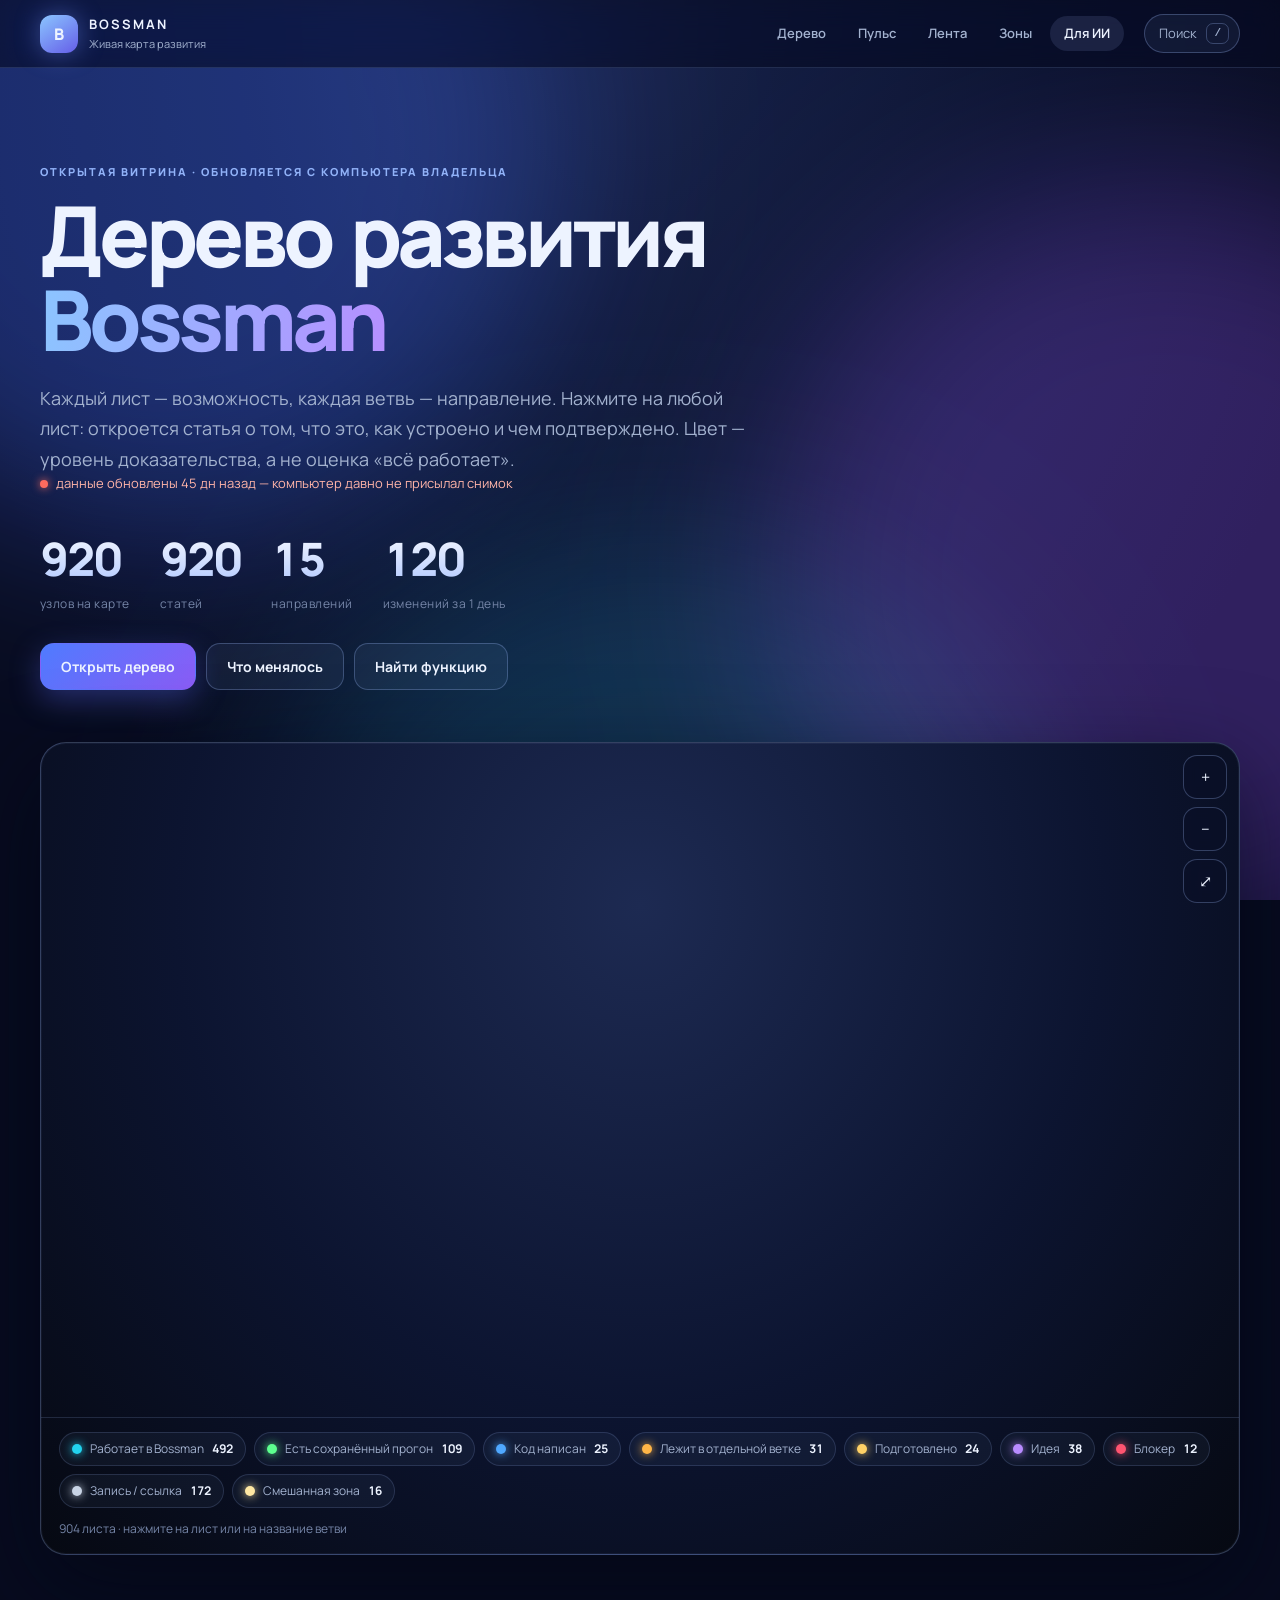
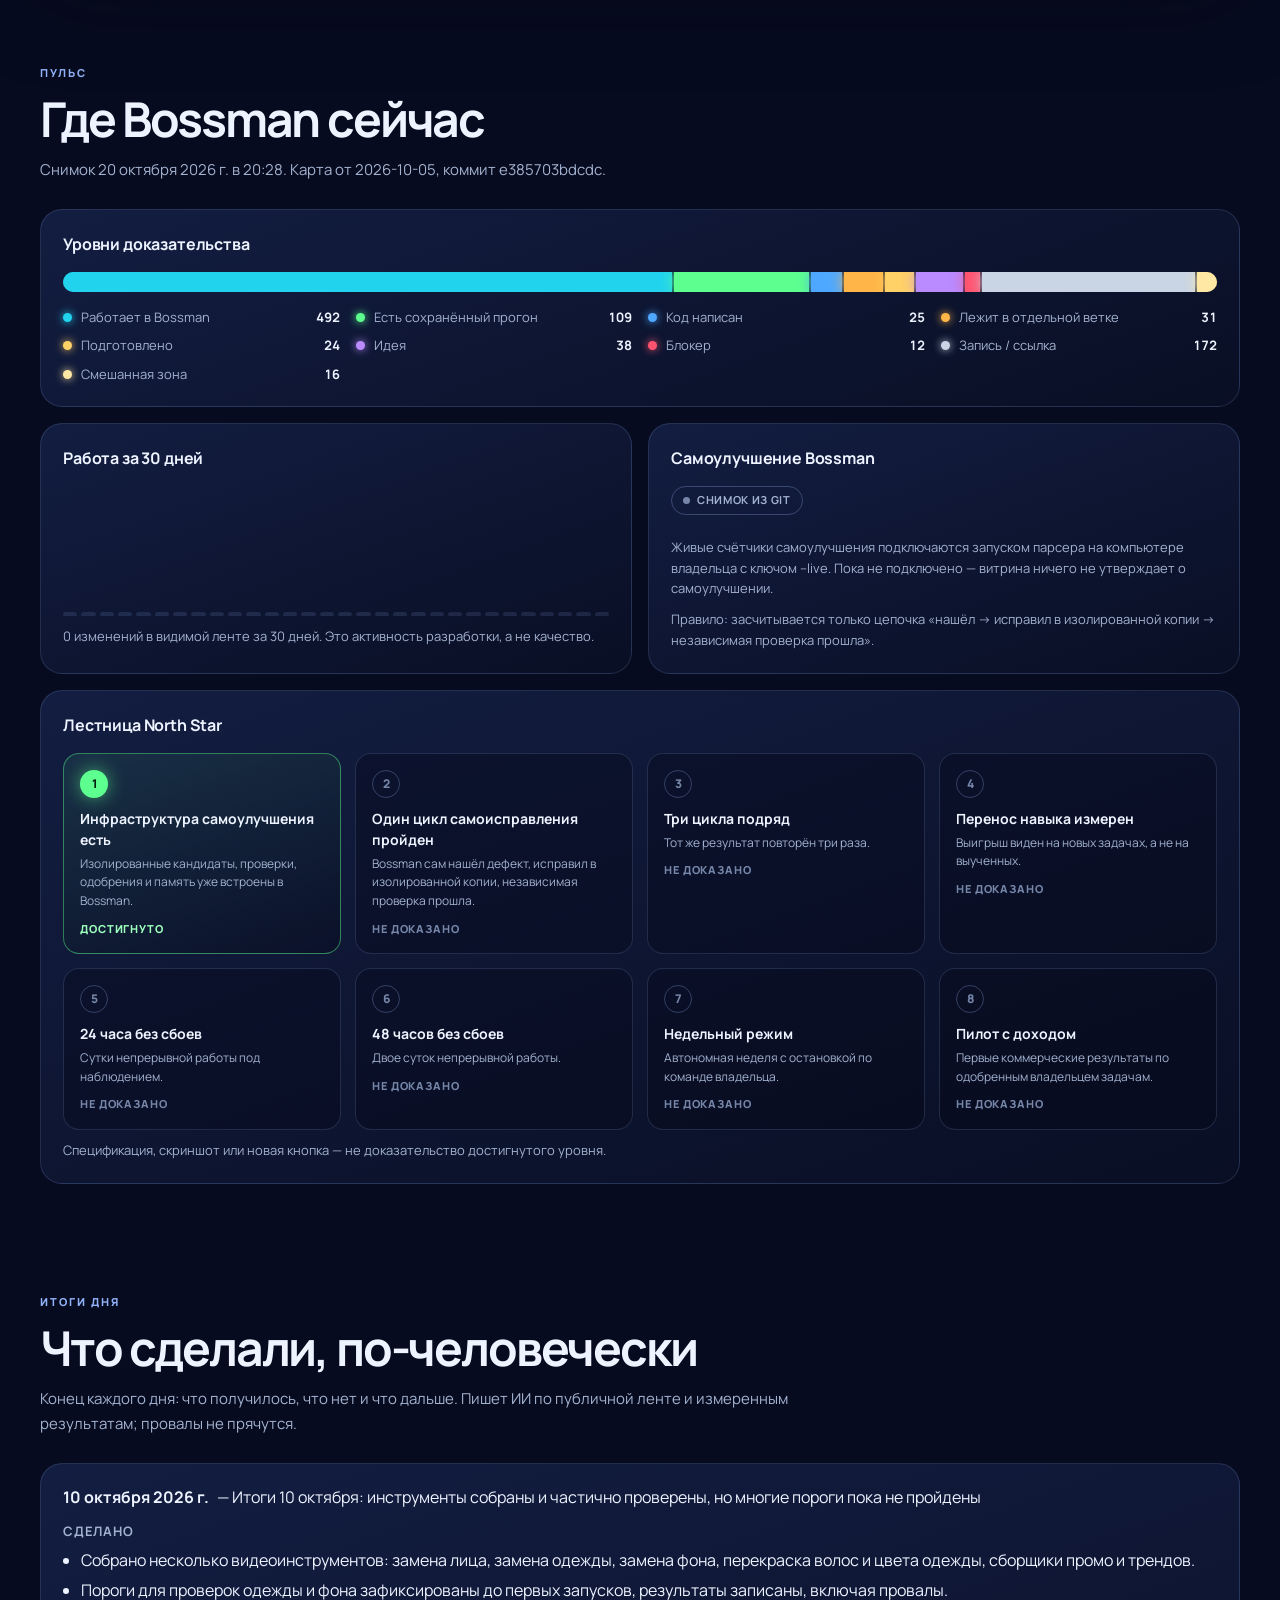
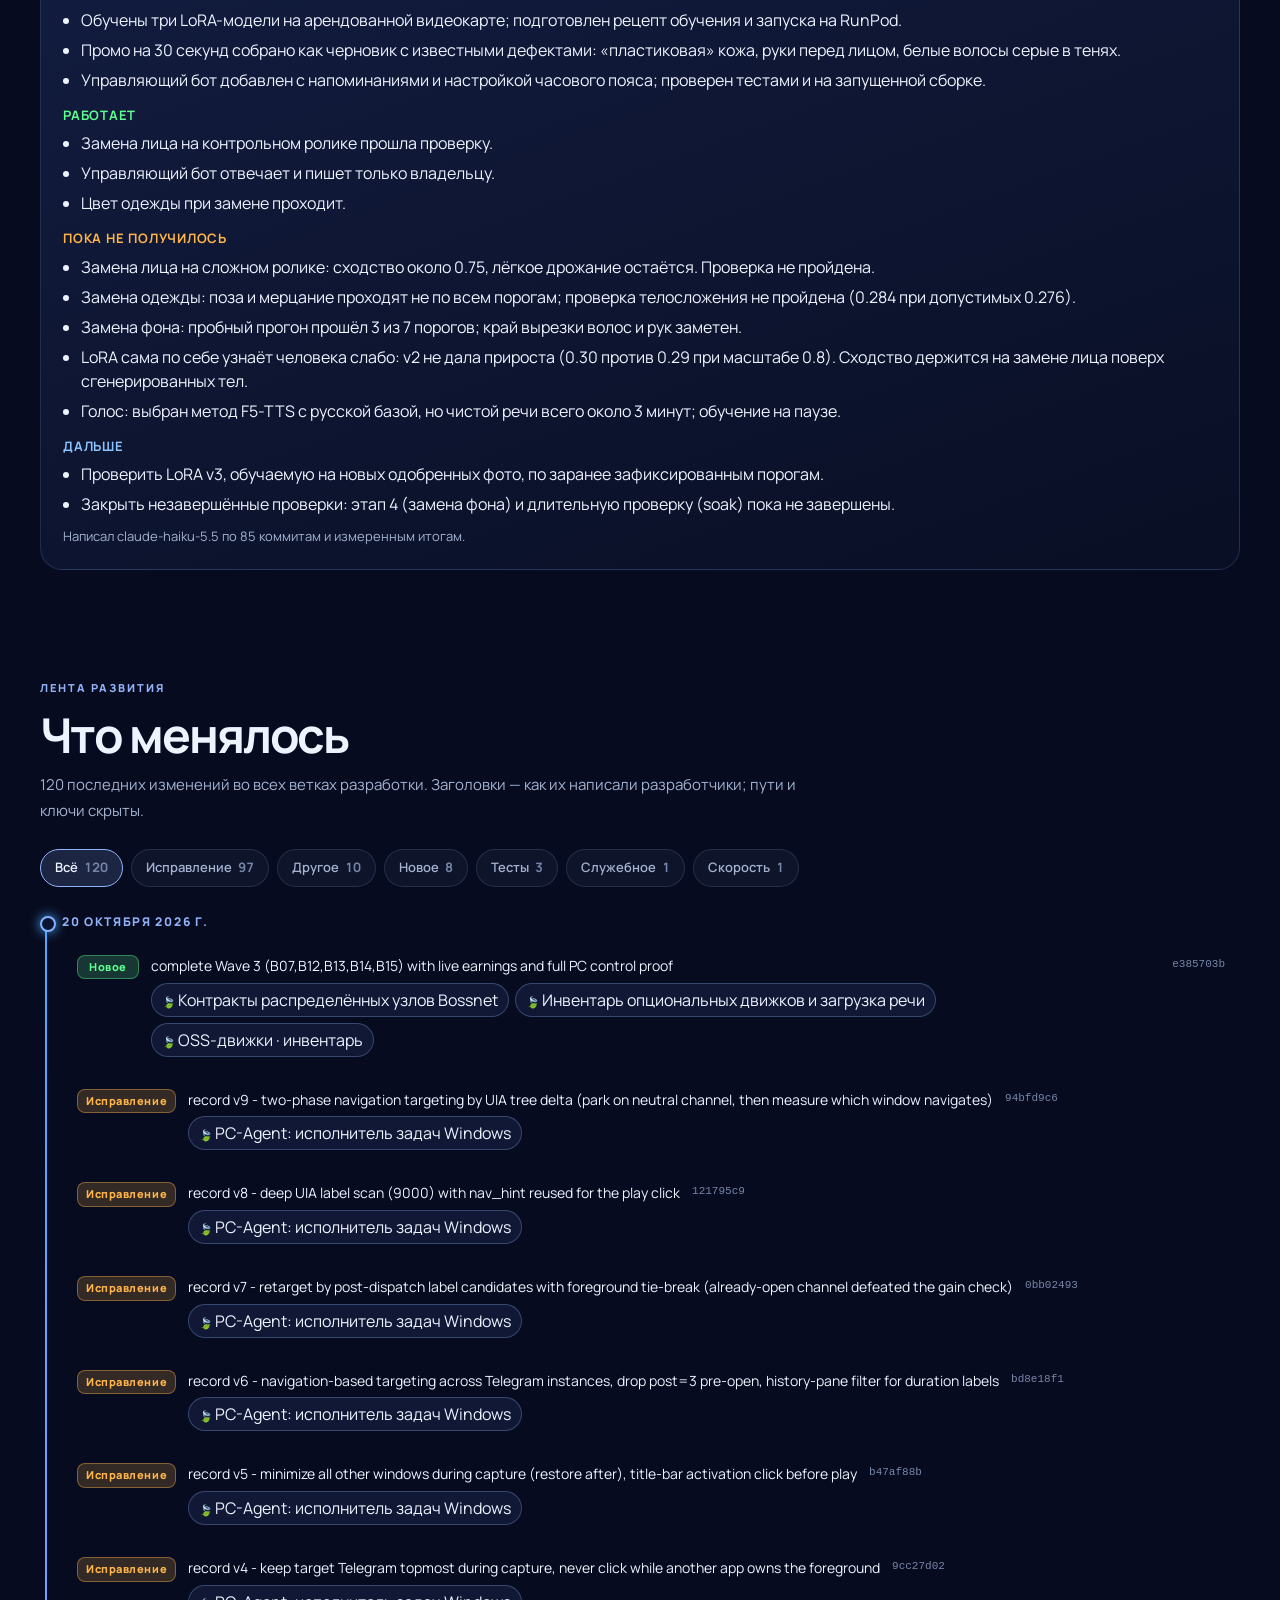
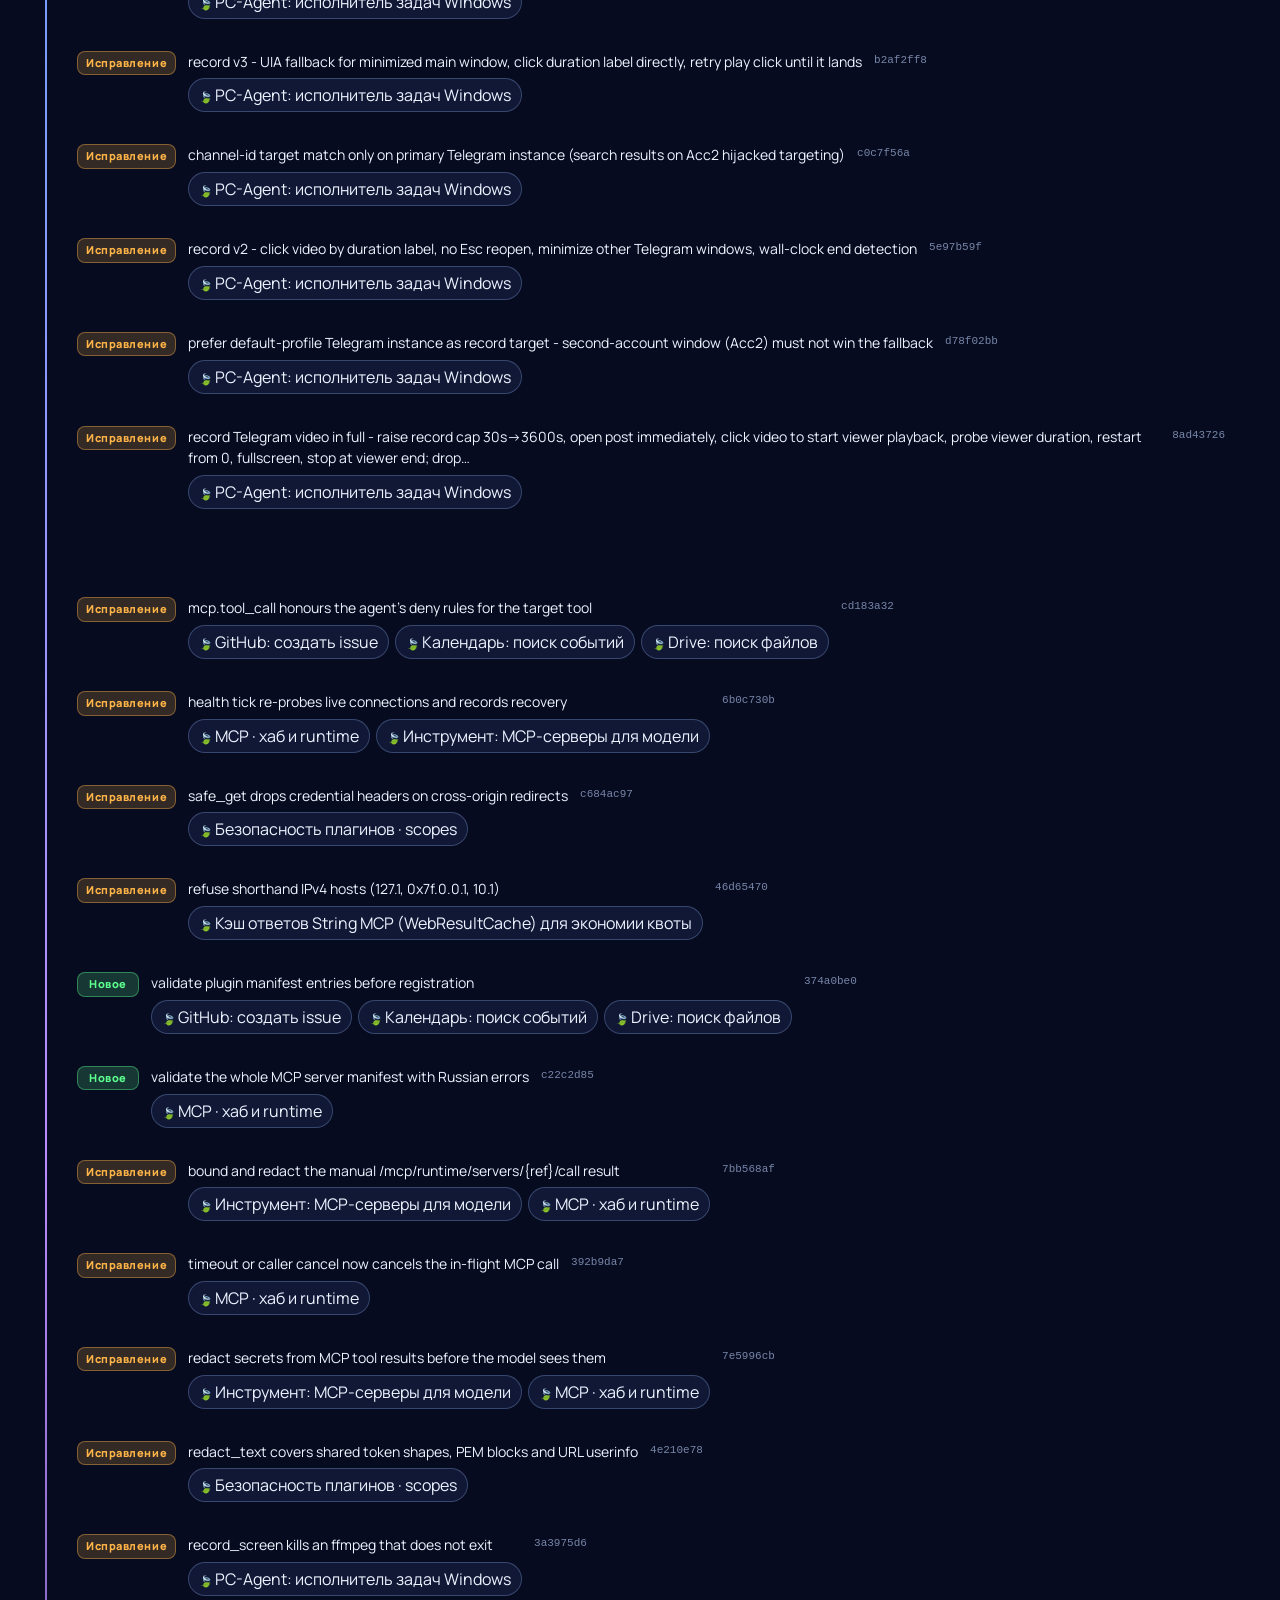
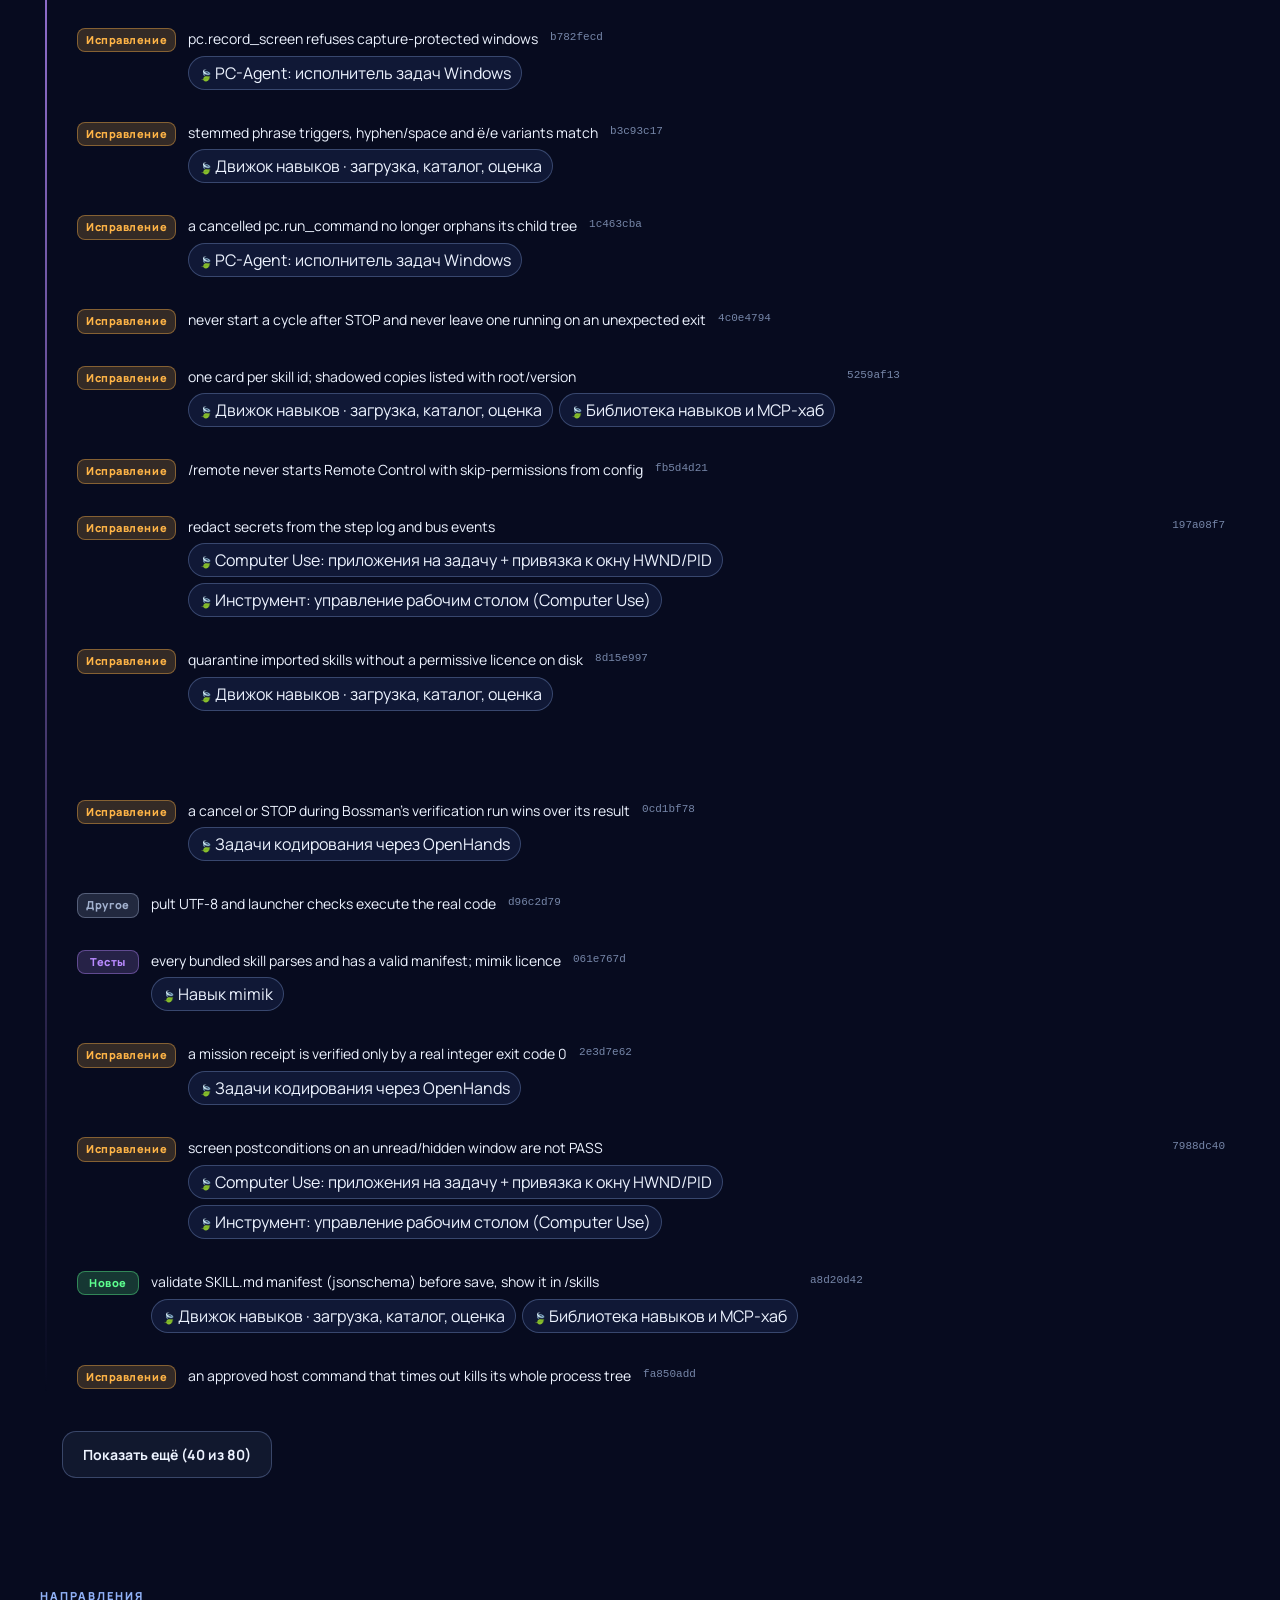
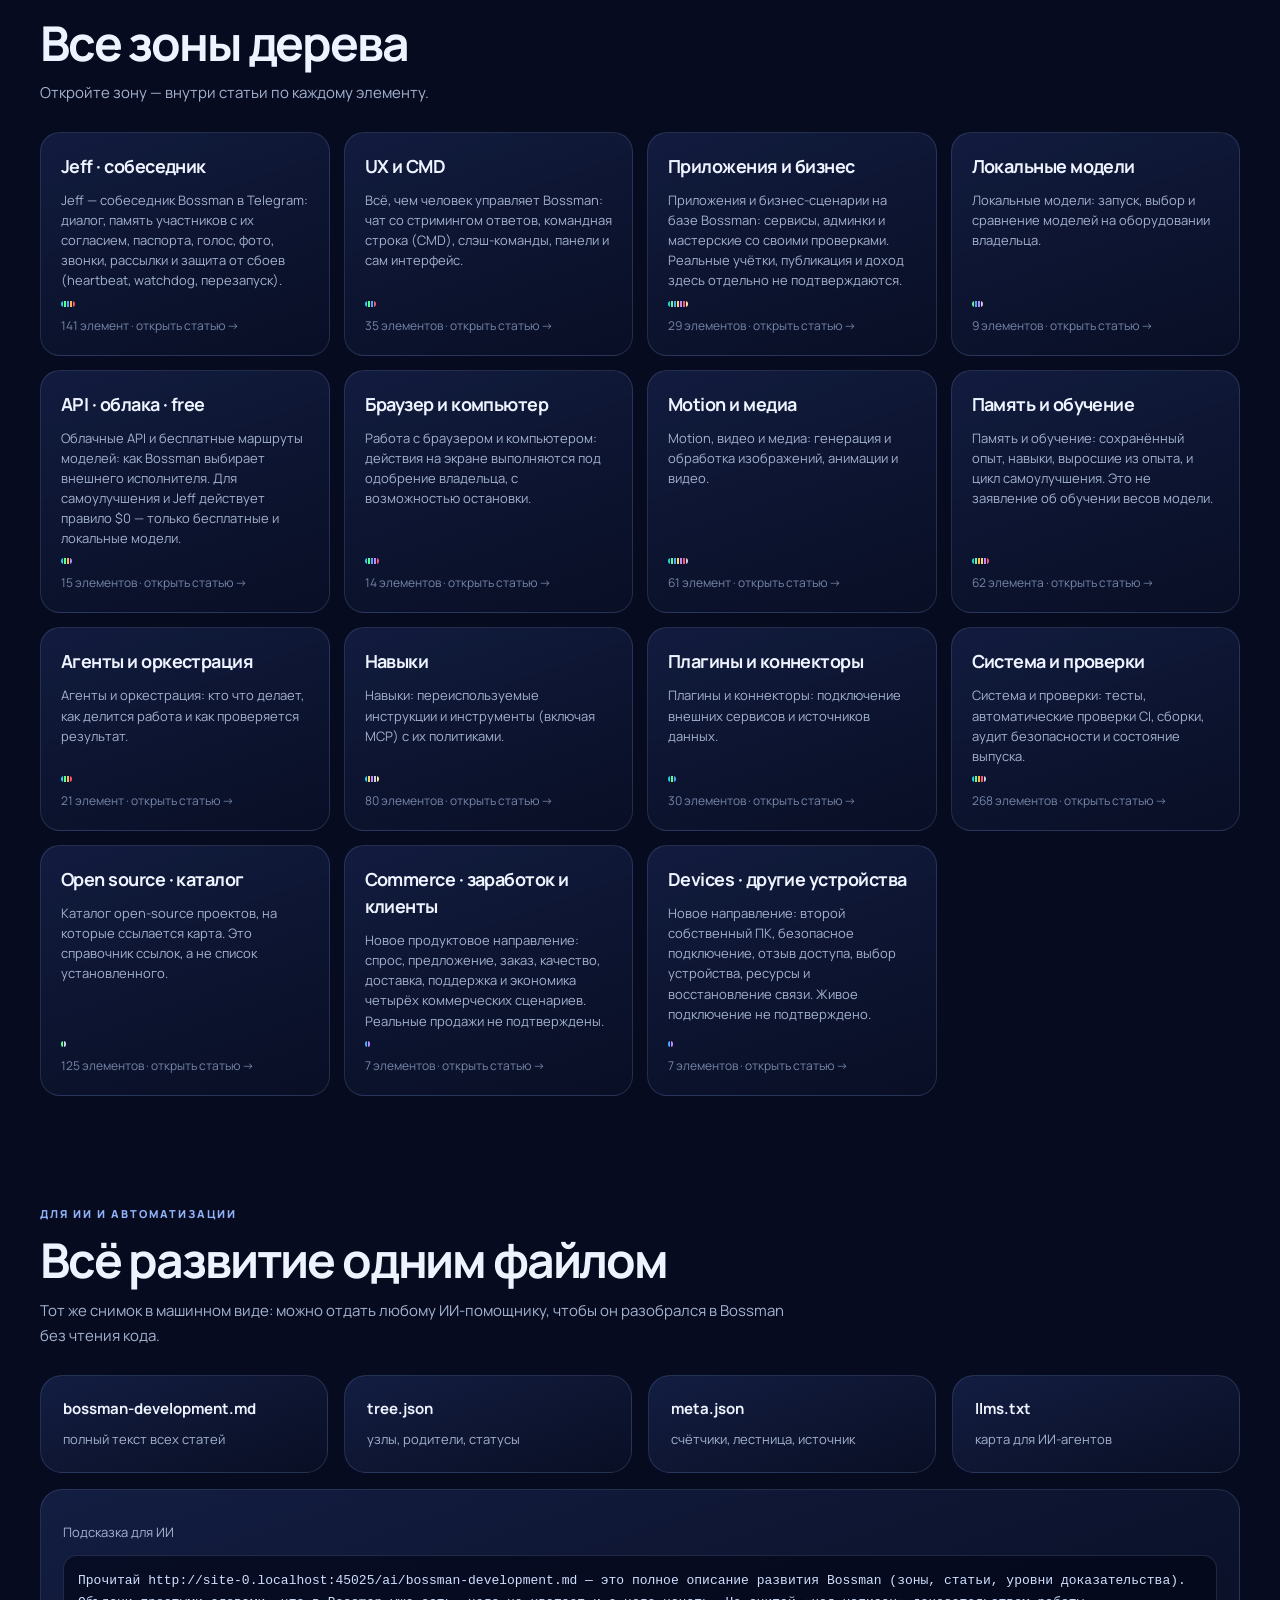
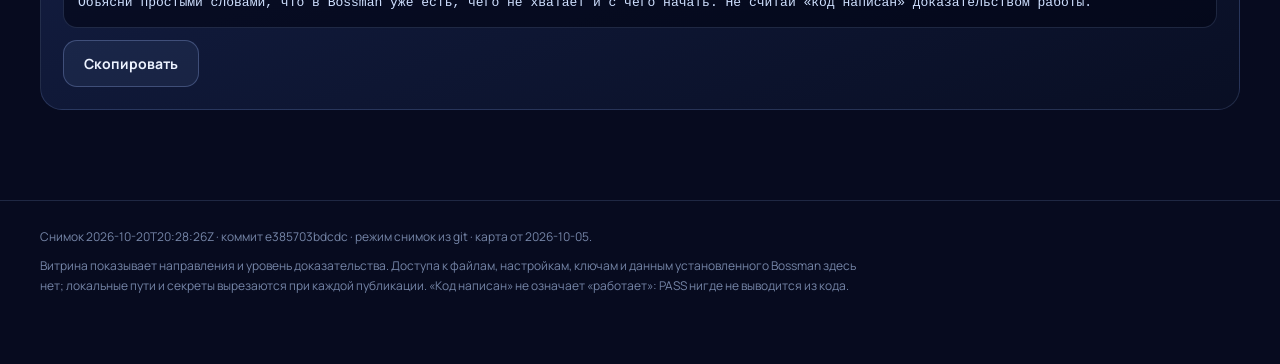
<file: index.html>
<!doctype html>
<html lang="ru">
<head>
  <meta charset="utf-8">
  <meta name="viewport" content="width=device-width,initial-scale=1,viewport-fit=cover">
  <meta name="theme-color" content="#070b1f">
  <meta name="description" content="Живая карта развития Bossman: дерево возможностей, статья по каждому узлу, лента изменений и лестница самоулучшения — для человека и для ИИ.">
  <meta property="og:title" content="Bossman — дерево развития">
  <meta property="og:description" content="Что в Bossman уже есть, что меняется и чем это доказано. Честная карта: уровень доказательства, а не обещания.">
  <title>Bossman — дерево развития</title>
  <link rel="icon" href="data:image/svg+xml,%3Csvg xmlns='http://www.w3.org/2000/svg' viewBox='0 0 64 64'%3E%3Crect width='64' height='64' rx='16' fill='%23655ee8'/%3E%3Ctext x='32' y='44' font-size='34' font-family='Arial' font-weight='800' text-anchor='middle' fill='white'%3EB%3C/text%3E%3C/svg%3E">
  <link rel="preconnect" href="https://fonts.googleapis.com">
  <link rel="stylesheet" href="https://fonts.googleapis.com/css2?family=Manrope:wght@400;500;600;700;800&display=swap">
  <link rel="stylesheet" href="./style.css">
</head>
<body>
  <div class="aurora" aria-hidden="true"><i></i><i></i><i></i></div>
  <div class="progress" id="progress" aria-hidden="true"></div>

  <header class="top" id="top">
    <a class="brand" href="#top" aria-label="Bossman, к началу"><span class="logo">B</span><span class="brand-t"><b>BOSSMAN</b><small>Живая карта развития</small></span></a>
    <nav class="nav" aria-label="Разделы">
      <a href="#tree">Дерево</a><a href="#pulse">Пульс</a><a href="#timeline">Лента</a><a href="#zones">Зоны</a><a href="#ai">Для ИИ</a>
    </nav>
    <button class="search-btn" id="searchBtn" type="button" aria-label="Поиск по карте"><span>Поиск</span><kbd>/</kbd></button>
  </header>

  <main>
    <section class="hero" id="hero">
      <p class="eyebrow reveal">ОТКРЫТАЯ ВИТРИНА · ОБНОВЛЯЕТСЯ С КОМПЬЮТЕРА ВЛАДЕЛЬЦА</p>
      <h1 id="h1">Дерево развития Bossman</h1>
      <p class="lede reveal">Каждый лист — возможность, каждая ветвь — направление. Нажмите на любой лист: откроется статья о том, что это, как устроено и чем подтверждено. Цвет — уровень доказательства, а не оценка «всё работает».</p>
      <p class="fresh" id="fresh" role="status" aria-live="polite"></p>
      <div class="counters" id="counters"></div>
      <div class="cta reveal"><a class="btn primary" href="#tree">Открыть дерево</a><a class="btn" href="#timeline">Что менялось</a><button class="btn" id="searchBtn2" type="button">Найти функцию</button></div>
    </section>

    <section class="tree-sec" id="tree" aria-label="Интерактивное дерево">
      <div class="tree-card reveal">
        <div class="zoom" role="group" aria-label="Масштаб дерева"><button type="button" id="zoomIn" aria-label="Приблизить дерево">+</button><button type="button" id="zoomOut" aria-label="Отдалить дерево">−</button><button type="button" id="zoomReset" aria-label="Показать дерево целиком">⤢</button></div>
        <div class="tree-scroll" id="treeScroll"><div id="scene"></div></div>
        <div class="legend" id="legend" role="group" aria-label="Фильтр по уровню доказательства"></div>
        <p class="tree-hint" id="treeHint">Нажмите на лист или на название ветви</p>
      </div>
    </section>

    <section class="sec" id="pulse">
      <header class="sec-h reveal"><p class="eyebrow">ПУЛЬС</p><h2>Где Bossman сейчас</h2><p class="sub" id="pulseSub"></p></header>
      <div class="grid pulse-grid">
        <article class="card reveal" id="cardStatus"><h3>Уровни доказательства</h3><div class="stack" id="stack"></div><ul class="stack-legend" id="stackLegend"></ul></article>
        <article class="card reveal" id="cardActivity"><h3>Работа за 30 дней</h3><div class="spark" id="spark" role="img" aria-label="Коммиты по дням"></div><p class="muted" id="sparkNote"></p></article>
        <article class="card reveal" id="cardLive"><h3>Самоулучшение Bossman</h3><div id="live"></div></article>
        <article class="card ladder-card reveal" id="cardLadder"><h3>Лестница North Star</h3><ol class="ladder" id="ladder"></ol><p class="muted">Спецификация, скриншот или новая кнопка — не доказательство достигнутого уровня.</p></article>
      </div>
    </section>

    <section class="sec" id="daily">
      <header class="sec-h reveal"><p class="eyebrow">ИТОГИ ДНЯ</p><h2>Что сделали, по-человечески</h2><p class="sub" id="dailySub">Конец каждого дня: что получилось, что нет и что дальше. Пишет ИИ по публичной ленте и измеренным результатам; провалы не прячутся.</p></header>
      <div id="dailyList" class="daily"></div>
    </section>

    <section class="sec" id="timeline">
      <header class="sec-h reveal"><p class="eyebrow">ЛЕНТА РАЗВИТИЯ</p><h2>Что менялось</h2><p class="sub" id="tlSub"></p></header>
      <div class="chips reveal" id="tlChips" role="group" aria-label="Тип изменений"></div>
      <ol class="tl" id="tl"></ol>
      <button class="btn more" id="tlMore" type="button" hidden>Показать ещё</button>
    </section>

    <section class="sec" id="zones">
      <header class="sec-h reveal"><p class="eyebrow">НАПРАВЛЕНИЯ</p><h2>Все зоны дерева</h2><p class="sub">Откройте зону — внутри статьи по каждому элементу.</p></header>
      <div class="zones" id="zoneGrid"></div>
    </section>

    <section class="sec ai" id="ai">
      <header class="sec-h reveal"><p class="eyebrow">ДЛЯ ИИ И АВТОМАТИЗАЦИИ</p><h2>Всё развитие одним файлом</h2><p class="sub">Тот же снимок в машинном виде: можно отдать любому ИИ-помощнику, чтобы он разобрался в Bossman без чтения кода.</p></header>
      <div class="grid ai-grid">
        <a class="card file reveal" href="./ai/bossman-development.md"><b>bossman-development.md</b><span>полный текст всех статей</span></a>
        <a class="card file reveal" href="./data/tree.json"><b>tree.json</b><span>узлы, родители, статусы</span></a>
        <a class="card file reveal" href="./data/meta.json"><b>meta.json</b><span>счётчики, лестница, источник</span></a>
        <a class="card file reveal" href="./llms.txt"><b>llms.txt</b><span>карта для ИИ-агентов</span></a>
      </div>
      <div class="card prompt reveal"><p class="muted">Подсказка для ИИ</p><code id="promptText"></code><button class="btn" id="copyPrompt" type="button">Скопировать</button></div>
    </section>
  </main>

  <footer class="foot"><p id="footMeta"></p><p>Витрина показывает направления и уровень доказательства. Доступа к файлам, настройкам, ключам и данным установленного Bossman здесь нет; локальные пути и секреты вырезаются при каждой публикации. «Код написан» не означает «работает»: PASS нигде не выводится из кода.</p></footer>

  <div class="reader" id="reader" role="dialog" aria-modal="true" aria-labelledby="readerTitle" hidden>
    <div class="reader-bar"><button class="back" id="readerClose" type="button" aria-label="Закрыть статью">← К дереву</button><nav class="crumbs" id="crumbs" aria-label="Путь"></nav><div class="reader-actions"><button class="icon-btn" id="copyLink" type="button" title="Скопировать ссылку">Ссылка</button><button class="icon-btn" id="copyMd" type="button" title="Скопировать статью для ИИ">Для ИИ</button></div><i class="read-progress" id="readProgress"></i></div>
    <div class="reader-scroll" id="readerScroll"><article class="reader-body" id="readerBody"></article></div>
  </div>

  <div class="palette" id="palette" role="dialog" aria-modal="true" aria-label="Поиск по карте" hidden>
    <div class="palette-box"><input id="q" type="search" placeholder="Найти функцию, модуль, зону…" autocomplete="off" spellcheck="false"><ul id="qList" role="listbox"></ul><p class="muted" id="qHint">↑↓ — выбрать · Enter — открыть · Esc — закрыть</p></div>
  </div>

  <noscript><p class="noscript">Для интерактивной карты нужен JavaScript. Весь текст без него: <a href="./ai/bossman-development.md">bossman-development.md</a>.</p></noscript>
  <script type="module" src="./app.js"></script>
</body>
</html>
</file>
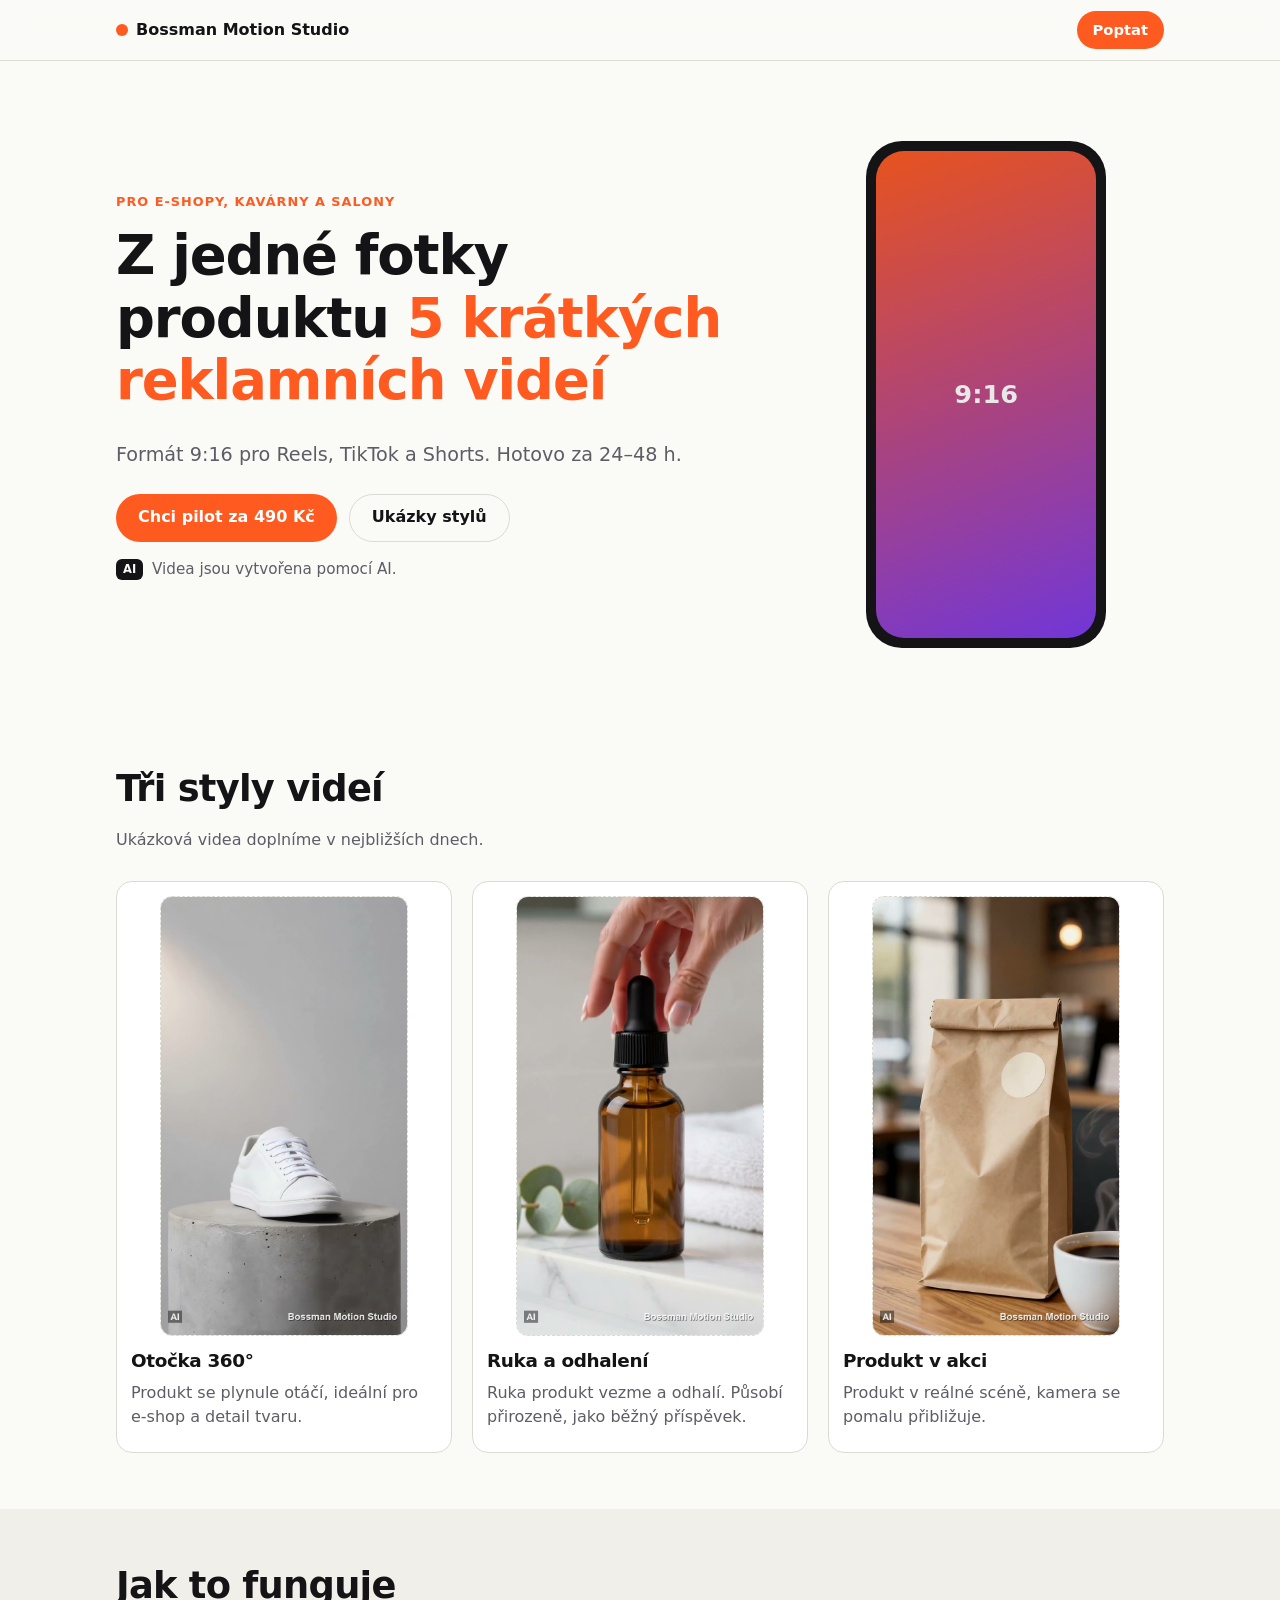
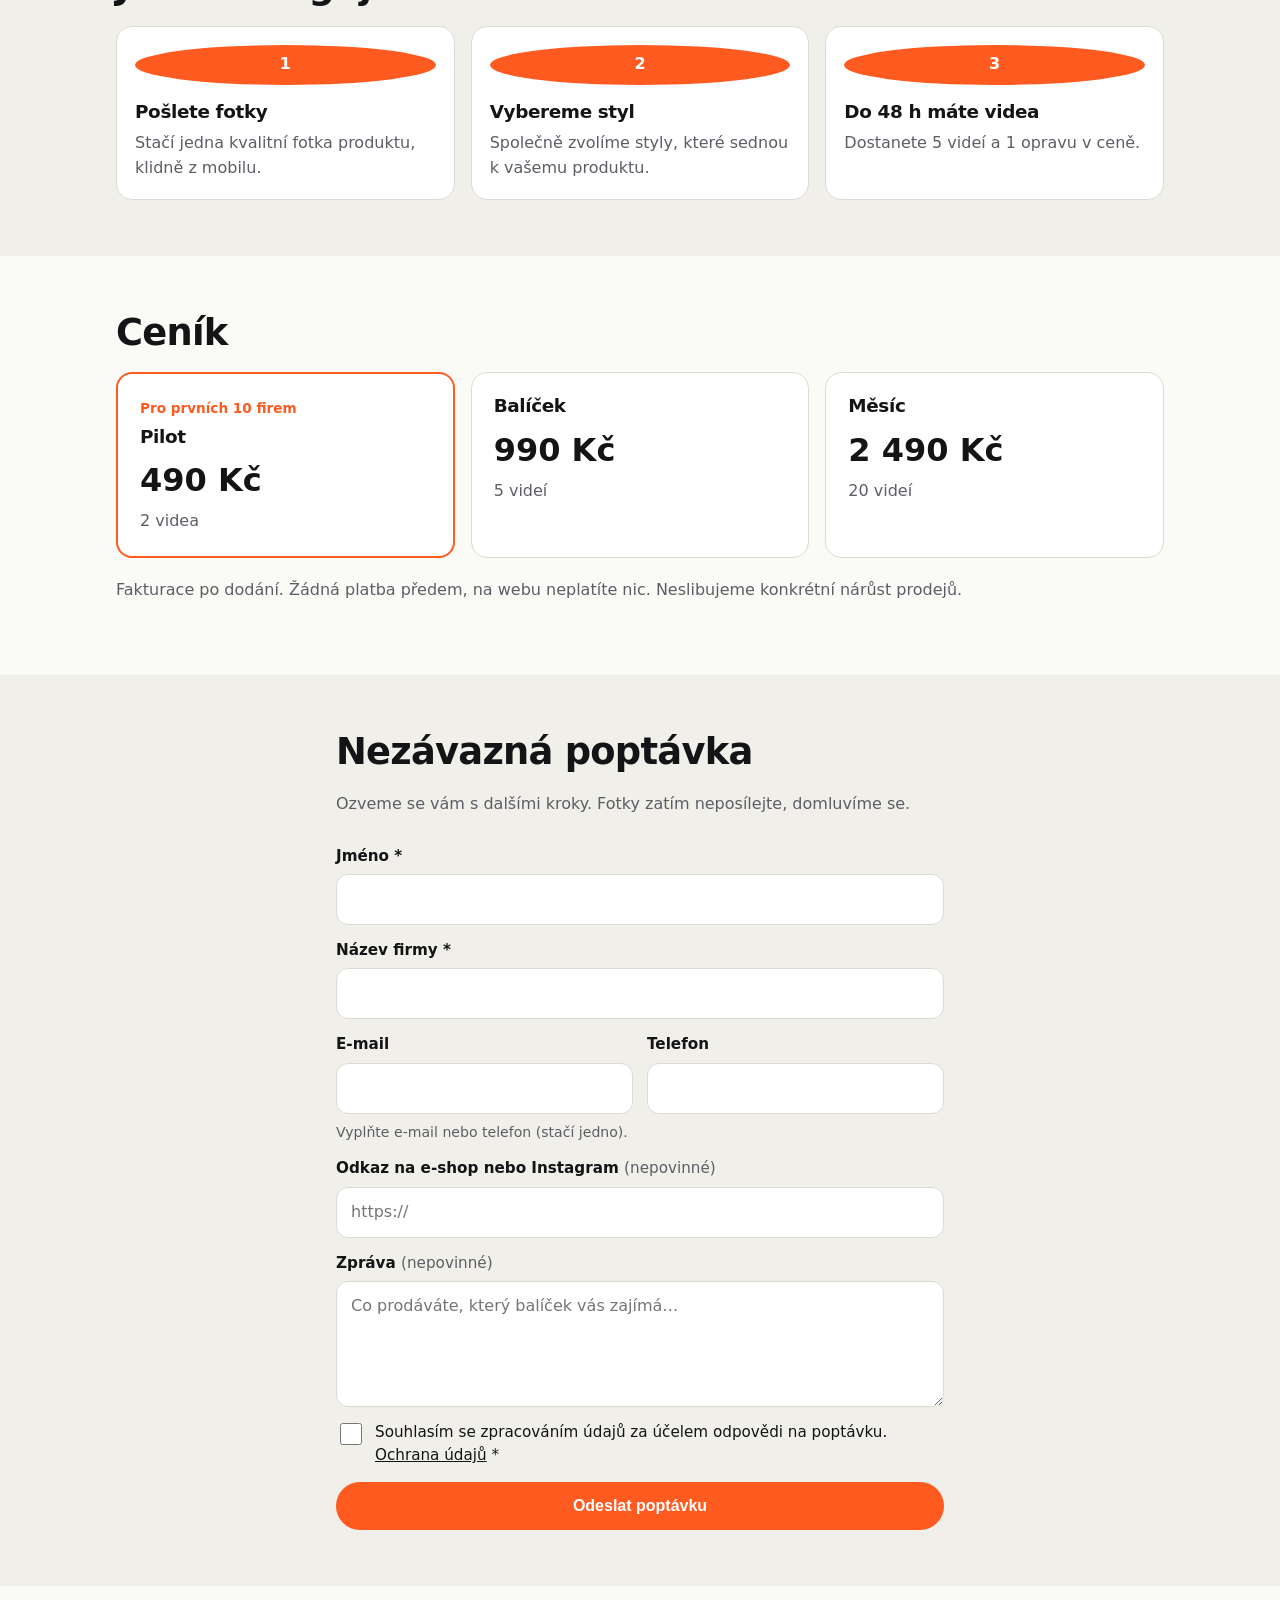
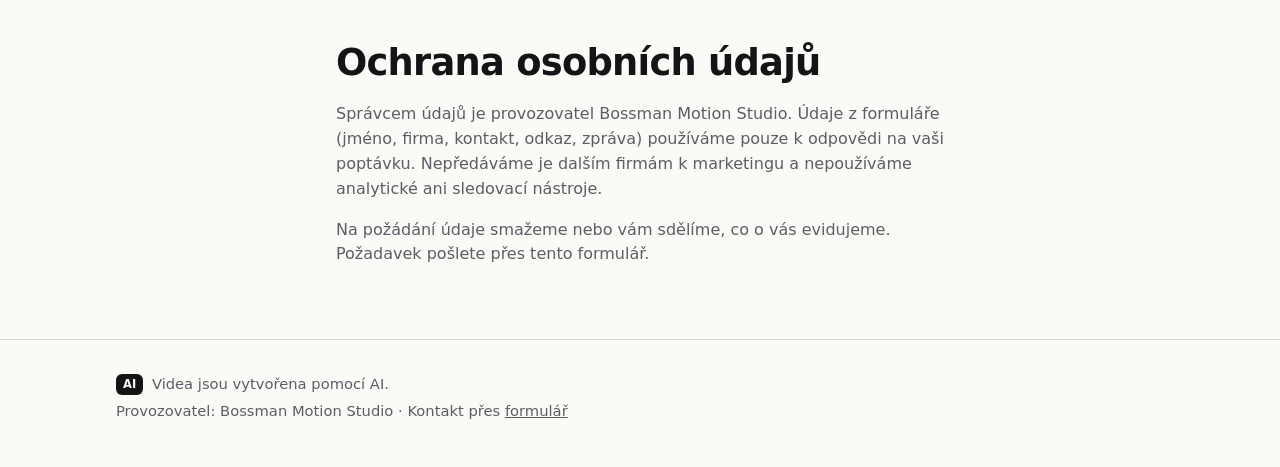
<file: studio/index.html>
<!doctype html>
<html lang="cs">
<head>
<meta charset="utf-8">
<meta name="viewport" content="width=device-width, initial-scale=1, viewport-fit=cover">
<title>Bossman Motion Studio – 5 reklamních videí z jedné fotky</title>
<meta name="description" content="Z jedné fotky produktu vytvoříme 5 krátkých reklamních videí 9:16 pro Reels, TikTok a Shorts do 24–48 h. Pro e-shopy, kavárny a salony. Videa jsou vytvořena pomocí AI.">
<meta name="theme-color" content="#0f0f12">
<link rel="icon" href="/studio/favicon.svg" type="image/svg+xml">
<link rel="apple-touch-icon" href="/studio/og.png">
<meta property="og:type" content="website">
<meta property="og:locale" content="cs_CZ">
<meta property="og:site_name" content="Bossman Motion Studio">
<meta property="og:title" content="Z jedné fotky produktu 5 reklamních videí pro Reels/TikTok">
<meta property="og:description" content="Krátká videa 9:16 do 24–48 h. Pilot 490 Kč pro prvních 10 firem. Fakturace po dodání. Videa jsou vytvořena pomocí AI.">
<meta property="og:image" content="https://subtle-baklava-676893.netlify.app/studio/og.png">
<meta property="og:image:width" content="1200">
<meta property="og:image:height" content="630">
<meta property="og:url" content="https://subtle-baklava-676893.netlify.app/studio/">
<meta name="twitter:card" content="summary_large_image">
<link rel="stylesheet" href="/studio/styles.css">
</head>
<body>
<a class="skip" href="#main">Přeskočit na obsah</a>
<header class="top">
  <div class="wrap top__in">
    <a class="brand" href="#"><span class="brand__dot" aria-hidden="true"></span>Bossman Motion Studio</a>
    <a class="btn btn--sm" href="#poptavka">Poptat</a>
  </div>
</header>

<main id="main">
  <section class="hero">
    <div class="wrap hero__grid">
      <div>
        <p class="eyebrow">Pro e-shopy, kavárny a salony</p>
        <h1>Z jedné fotky produktu <span class="hl">5 krátkých reklamních videí</span></h1>
        <p class="lead">Formát 9:16 pro Reels, TikTok a Shorts. Hotovo za 24–48 h.</p>
        <div class="hero__cta">
          <a class="btn" href="#poptavka">Chci pilot za 490 Kč</a>
          <a class="btn btn--ghost" href="#ukazky">Ukázky stylů</a>
        </div>
        <p class="ai-note"><span class="badge">AI</span> Videa jsou vytvořena pomocí AI.</p>
      </div>
      <div class="hero__phone" aria-hidden="true">
        <div class="phone"><div class="phone__screen"><span>9:16</span></div></div>
      </div>
    </div>
  </section>

  <section id="ukazky" class="section">
    <div class="wrap">
      <h2>Tři styly videí</h2>
      <p class="sub">Ukázková videa doplníme v nejbližších dnech.</p>
      <div class="cards" id="presets">
        <article class="card" data-preset="spin">
          <div class="slot" data-slot="spin"><span class="slot__ph">Ukázka brzy</span></div>
          <h3>Otočka 360°</h3>
          <p>Produkt se plynule otáčí, ideální pro e-shop a detail tvaru.</p>
        </article>
        <article class="card" data-preset="hand-reveal">
          <div class="slot" data-slot="hand-reveal"><span class="slot__ph">Ukázka brzy</span></div>
          <h3>Ruka a odhalení</h3>
          <p>Ruka produkt vezme a odhalí. Působí přirozeně, jako běžný příspěvek.</p>
        </article>
        <article class="card" data-preset="lifestyle">
          <div class="slot" data-slot="lifestyle"><span class="slot__ph">Ukázka brzy</span></div>
          <h3>Produkt v akci</h3>
          <p>Produkt v reálné scéně, kamera se pomalu přibližuje.</p>
        </article>
      </div>
    </div>
  </section>

  <section class="section section--alt">
    <div class="wrap">
      <h2>Jak to funguje</h2>
      <ol class="steps">
        <li><span class="steps__n">1</span><div><h3>Pošlete fotky</h3><p>Stačí jedna kvalitní fotka produktu, klidně z mobilu.</p></div></li>
        <li><span class="steps__n">2</span><div><h3>Vybereme styl</h3><p>Společně zvolíme styly, které sednou k vašemu produktu.</p></div></li>
        <li><span class="steps__n">3</span><div><h3>Do 48 h máte videa</h3><p>Dostanete 5 videí a 1 opravu v ceně.</p></div></li>
      </ol>
    </div>
  </section>

  <section id="cenik" class="section">
    <div class="wrap">
      <h2>Ceník</h2>
      <div class="prices">
        <div class="price price--hl">
          <p class="price__tag">Pro prvních 10 firem</p>
          <h3>Pilot</h3>
          <p class="price__num">490 Kč</p>
          <p>2 videa</p>
        </div>
        <div class="price">
          <h3>Balíček</h3>
          <p class="price__num">990 Kč</p>
          <p>5 videí</p>
        </div>
        <div class="price">
          <h3>Měsíc</h3>
          <p class="price__num">2&nbsp;490 Kč</p>
          <p>20 videí</p>
        </div>
      </div>
      <p class="note">Fakturace po dodání. Žádná platba předem, na webu neplatíte nic. Neslibujeme konkrétní nárůst prodejů.</p>
    </div>
  </section>

  <section id="poptavka" class="section section--alt">
    <div class="wrap wrap--narrow">
      <h2>Nezávazná poptávka</h2>
      <p class="sub">Ozveme se vám s dalšími kroky. Fotky zatím neposílejte, domluvíme se.</p>
      <form id="lead" name="lead" method="POST" data-netlify="true" netlify-honeypot="website" action="/studio/" novalidate>
        <input type="hidden" name="form-name" value="lead">
        <div class="field">
          <label for="f-name">Jméno *</label>
          <input id="f-name" name="name" autocomplete="name" maxlength="100" required>
        </div>
        <div class="field">
          <label for="f-biz">Název firmy *</label>
          <input id="f-biz" name="business" autocomplete="organization" maxlength="120" required>
        </div>
        <div class="row">
          <div class="field">
            <label for="f-email">E-mail</label>
            <input id="f-email" name="email" type="email" autocomplete="email" maxlength="160">
          </div>
          <div class="field">
            <label for="f-phone">Telefon</label>
            <input id="f-phone" name="phone" type="tel" autocomplete="tel" maxlength="40">
          </div>
        </div>
        <p class="hint" id="contact-hint">Vyplňte e-mail nebo telefon (stačí jedno).</p>
        <div class="field">
          <label for="f-link">Odkaz na e-shop nebo Instagram <span class="opt">(nepovinné)</span></label>
          <input id="f-link" name="link" type="url" inputmode="url" maxlength="300" placeholder="https://">
        </div>
        <div class="field">
          <label for="f-msg">Zpráva <span class="opt">(nepovinné)</span></label>
          <textarea id="f-msg" name="message" rows="4" maxlength="1500" placeholder="Co prodáváte, který balíček vás zajímá…"></textarea>
        </div>
        <div class="hp" aria-hidden="true">
          <label for="f-web">Web</label>
          <input id="f-web" name="website" tabindex="-1" autocomplete="off">
        </div>
        <label class="check">
          <input type="checkbox" name="consent" id="f-consent" required>
          <span>Souhlasím se zpracováním údajů za účelem odpovědi na poptávku. <a href="#soukromi">Ochrana údajů</a> *</span>
        </label>
        <p class="err" id="form-err" role="alert" hidden></p>
        <button class="btn btn--full" type="submit" id="submit">Odeslat poptávku</button>
        <p class="ok" id="form-ok" role="status" hidden>Děkujeme, poptávka byla odeslána. Ozveme se co nejdříve.</p>
      </form>
    </div>
  </section>

  <section id="soukromi" class="section">
    <div class="wrap wrap--narrow privacy">
      <h2>Ochrana osobních údajů</h2>
      <p>Správcem údajů je provozovatel Bossman Motion Studio. Údaje z formuláře (jméno, firma, kontakt, odkaz, zpráva) používáme pouze k odpovědi na vaši poptávku. Nepředáváme je dalším firmám k marketingu a nepoužíváme analytické ani sledovací nástroje.</p>
      <p>Na požádání údaje smažeme nebo vám sdělíme, co o vás evidujeme. Požadavek pošlete přes tento formulář.</p>
    </div>
  </section>
</main>

<footer class="foot">
  <div class="wrap">
    <p><span class="badge">AI</span> Videa jsou vytvořena pomocí AI.</p>
    <p>Provozovatel: Bossman Motion Studio · Kontakt přes <a href="#poptavka">formulář</a></p>
  </div>
</footer>
<script src="/studio/app.js" defer></script>
</body>
</html>
</file>
<file: style.css>
:root{
  color-scheme:dark;
  --bg:#070b1f;--bg2:#0c142e;--panel:#0f1a38;--panel2:#13204a;--line:rgba(160,190,255,.16);--line2:rgba(160,190,255,.28);
  --text:#edf3ff;--muted:#a3b2cf;--dim:#7686a8;
  --blue:#4fa8ff;--violet:#b98bff;--mint:#5dff8f;--amber:#ffb547;--rose:#ff5470;--silver:#c9d4e5;--gold:#ffe8a3;
  --ok:#5dff8f;--info:#4fa8ff;--warn:#ffb547;--idea:#b98bff;--err:#ff5470;--idle:#c9d4e5;--mixed:#ffe8a3;
  --ease:cubic-bezier(.2,.8,.25,1);
  --gut:clamp(16px,4vw,40px);
}
*{box-sizing:border-box}
html{scroll-behavior:smooth;scroll-padding-top:84px}
body{margin:0;background:var(--bg);color:var(--text);font-family:Manrope,"Segoe UI",system-ui,sans-serif;line-height:1.5;-webkit-text-size-adjust:100%;overflow-x:hidden}
a{color:inherit}
button{font:inherit;color:inherit}
h1,h2,h3{margin:0;letter-spacing:-.03em}
.muted{color:var(--muted);font-size:13px;line-height:1.6;margin:10px 0 0}
.eyebrow{font-size:11px;letter-spacing:.18em;color:#91b2f8;font-weight:800;margin:0 0 12px}

/* ---------- фон: медленное северное сияние ---------- */
.aurora{position:fixed;inset:0;z-index:-1;overflow:hidden;background:radial-gradient(ellipse at 50% 0%,#17224a 0%,#0b1330 45%,#070b1f 80%)}
.aurora i{position:absolute;width:62vmax;height:62vmax;border-radius:50%;filter:blur(90px);opacity:.34;mix-blend-mode:screen;animation:drift 26s ease-in-out infinite alternate}
.aurora i:nth-child(1){background:#3d63ff;left:-18vmax;top:-20vmax}
.aurora i:nth-child(2){background:#7b3fd6;right:-22vmax;top:14vmax;animation-duration:34s;animation-delay:-8s}
.aurora i:nth-child(3){background:#1d9ec9;left:20vmax;bottom:-34vmax;animation-duration:30s;animation-delay:-15s;opacity:.22}
@keyframes drift{from{transform:translate3d(0,0,0) scale(1)}to{transform:translate3d(7vmax,5vmax,0) scale(1.18)}}
.progress{position:fixed;left:0;top:0;height:3px;width:100%;transform-origin:0 50%;transform:scaleX(0);background:linear-gradient(90deg,#4fa8ff,#b98bff,#5dff8f);z-index:60;box-shadow:0 0 12px #4fa8ff}

/* ---------- шапка ---------- */
.top{position:sticky;top:0;z-index:40;display:flex;align-items:center;gap:20px;height:68px;padding:0 var(--gut);background:rgba(7,11,31,.62);backdrop-filter:blur(14px) saturate(1.3);border-bottom:1px solid var(--line)}
.brand{display:flex;align-items:center;gap:11px;text-decoration:none;flex:none}
.logo{width:38px;height:38px;border-radius:12px;display:grid;place-items:center;background:linear-gradient(145deg,#8bc5ff,#655ee8);font-weight:800;box-shadow:0 0 26px rgba(112,141,255,.45);transition:transform .5s var(--ease)}
.brand:hover .logo{transform:rotate(-8deg) scale(1.06)}
.brand-t b,.brand-t small{display:block}
.brand-t b{font-size:13px;letter-spacing:.16em}
.brand-t small{color:var(--muted);font-size:11px;margin-top:2px}
.nav{display:flex;gap:4px;margin-left:auto;overflow-x:auto;scrollbar-width:none}
.nav::-webkit-scrollbar{display:none}
.nav a{padding:8px 14px;border-radius:99px;text-decoration:none;color:var(--muted);font-size:13px;font-weight:600;white-space:nowrap;transition:color .2s,background .2s}
.nav a:hover,.nav a.on{color:var(--text);background:rgba(160,190,255,.12)}
.search-btn{flex:none;display:flex;align-items:center;gap:10px;padding:8px 10px 8px 14px;border-radius:99px;border:1px solid var(--line2);background:rgba(160,190,255,.07);cursor:pointer;color:var(--muted);font-size:13px;transition:border-color .2s,background .2s}
.search-btn:hover{border-color:#8fb4ff;background:rgba(160,190,255,.14);color:var(--text)}
kbd{font:600 11px/1 ui-monospace,Menlo,monospace;padding:4px 7px;border-radius:7px;border:1px solid var(--line2);color:var(--muted)}

/* ---------- hero ---------- */
main{max-width:1320px;margin:0 auto;padding:0 var(--gut)}
.hero{padding:clamp(44px,8vw,96px) 0 26px;max-width:900px}
#h1{font-size:clamp(38px,7.2vw,84px);line-height:1;letter-spacing:-.055em;font-weight:800}
#h1 .w{display:inline-block;opacity:0;transform:translateY(.55em) rotate(2deg);filter:blur(10px);animation:wordIn .9s var(--ease) forwards;animation-delay:calc(var(--i)*110ms + 150ms);margin-right:.22em}
#h1 .w:last-child{background:linear-gradient(100deg,#8bc5ff,#b98bff 55%,#5dff8f);-webkit-background-clip:text;background-clip:text;color:transparent;background-size:200% 100%;animation:wordIn .9s var(--ease) forwards,shine 6s linear 1.2s infinite;animation-delay:calc(var(--i)*110ms + 150ms),0s}
@keyframes wordIn{to{opacity:1;transform:none;filter:none}}
@keyframes shine{to{background-position:-200% 0}}
.lede{font-size:clamp(15px,1.6vw,18px);line-height:1.7;color:var(--muted);max-width:720px;margin:22px 0 0}
.counters{display:flex;flex-wrap:wrap;gap:14px 30px;margin:30px 0 0}
.counter b{display:block;font-size:clamp(30px,4vw,46px);font-weight:800;letter-spacing:-.04em;font-variant-numeric:tabular-nums;background:linear-gradient(180deg,#fff,#a9c3ff);-webkit-background-clip:text;background-clip:text;color:transparent}
.counter span{display:block;font-size:12px;color:var(--dim);letter-spacing:.04em;margin-top:2px}
.cta{display:flex;flex-wrap:wrap;gap:10px;margin-top:30px}
.btn{display:inline-flex;align-items:center;justify-content:center;padding:12px 20px;border-radius:14px;border:1px solid var(--line2);background:rgba(160,190,255,.07);color:var(--text);font-weight:700;font-size:14px;text-decoration:none;cursor:pointer;transition:transform .25s var(--ease),background .2s,border-color .2s,box-shadow .25s}
.btn:hover{transform:translateY(-2px);background:rgba(160,190,255,.15);border-color:#8fb4ff}
.btn.primary{background:linear-gradient(135deg,#4f7bff,#8b5cf6);border-color:transparent;box-shadow:0 10px 30px rgba(94,110,255,.35)}
.btn.primary:hover{box-shadow:0 14px 40px rgba(94,110,255,.55);background:linear-gradient(135deg,#6a91ff,#9c73ff)}
:focus-visible{outline:2px solid #bcd3ff;outline-offset:2px;border-radius:8px}

/* ---------- дерево ---------- */
.tree-sec{margin:26px 0 0}
.tree-card{position:relative;border-radius:26px;overflow:hidden;border:1px solid var(--line2);background:radial-gradient(ellipse at 50% 20%,#1d2a52,#0c1430 55%,#060912);box-shadow:0 30px 90px rgba(3,6,20,.6),inset 0 0 0 1px rgba(160,190,255,.06)}
.tree-scroll{overflow-x:auto;overflow-y:hidden;scrollbar-width:thin;-webkit-overflow-scrolling:touch}
.ts-scene{position:relative;width:100%;min-width:min(100%,0px)}
.ts-canvas{display:block;width:100%;outline:none;touch-action:pan-x pan-y}
.ts-canvas:focus-visible{box-shadow:inset 0 0 0 2px rgba(160,200,255,.7)}
.ts-tip{position:absolute;left:0;top:0;pointer-events:none;opacity:0;padding:7px 11px;border-radius:11px;background:rgba(10,16,40,.9);border:1px solid rgba(170,200,255,.35);color:#eef4ff;font-size:13px;white-space:nowrap;box-shadow:0 10px 28px rgba(0,0,0,.4);backdrop-filter:blur(6px);transition:opacity .15s ease,transform .08s linear;max-width:calc(100% - 20px);overflow:hidden;text-overflow:ellipsis}
.ts-tip.on{opacity:1}
.legend{display:flex;flex-wrap:wrap;gap:8px;padding:14px 18px 6px;border-top:1px solid var(--line)}
.lg{display:inline-flex;align-items:center;gap:8px;padding:7px 12px;border-radius:99px;border:1px solid var(--line);background:rgba(160,190,255,.05);color:var(--muted);font-size:12px;cursor:pointer;transition:all .2s}
.lg i{width:10px;height:10px;border-radius:50%;background:var(--c);box-shadow:0 0 10px var(--c)}
.lg b{font-weight:700;color:var(--text);font-variant-numeric:tabular-nums}
.lg:hover{border-color:var(--line2);color:var(--text)}
.lg.on{border-color:var(--c);background:color-mix(in srgb,var(--c) 14%,transparent);color:var(--text)}
.tree-hint{margin:0;padding:6px 18px 16px;font-size:12px;color:var(--dim)}

/* ---------- секции и карточки ---------- */
.sec{padding:clamp(54px,9vw,110px) 0 0}
.sec-h{max-width:760px;margin-bottom:26px}
.sec-h h2{font-size:clamp(28px,4.4vw,48px);line-height:1.08;letter-spacing:-.045em}
.sub{color:var(--muted);font-size:15px;line-height:1.7;margin:12px 0 0}
.grid{display:grid;gap:16px}
.pulse-grid{grid-template-columns:repeat(2,minmax(0,1fr))}
#cardStatus{grid-column:1/-1}
#cardStatus .stack-legend{grid-template-columns:repeat(4,minmax(0,1fr))}
#cardStatus .stack{height:20px}
.ai-grid{grid-template-columns:repeat(4,minmax(0,1fr))}
.card{--mx:50%;--my:0%;position:relative;padding:22px;border-radius:22px;border:1px solid var(--line);background:linear-gradient(160deg,rgba(23,35,76,.78),rgba(10,16,38,.78));overflow:hidden;transition:border-color .25s,transform .35s var(--ease)}
.card::before{content:"";position:absolute;inset:0;background:radial-gradient(420px circle at var(--mx) var(--my),rgba(143,180,255,.16),transparent 60%);opacity:0;transition:opacity .3s;pointer-events:none}
.card:hover{border-color:var(--line2)}
.card:hover::before{opacity:1}
.card h3{font-size:16px;margin-bottom:16px;font-weight:700;letter-spacing:-.01em}
a.card{text-decoration:none;display:block}
a.card:hover{transform:translateY(-4px)}
.file b{display:block;font-size:15px;margin-bottom:6px;word-break:break-all}
.file span{color:var(--muted);font-size:13px}
.prompt{margin-top:16px;display:grid;gap:12px}
.prompt code{display:block;padding:14px;border-radius:14px;background:rgba(3,6,20,.6);border:1px solid var(--line);font:13px/1.65 ui-monospace,Menlo,Consolas,monospace;color:#cfe0ff;white-space:pre-wrap;word-break:break-word}
.prompt .btn{justify-self:start}

/* появление при прокрутке */
.reveal{opacity:0;transform:translateY(26px);transition:opacity .8s var(--ease),transform .8s var(--ease);transition-delay:var(--d,0ms)}
.reveal.in{opacity:1;transform:none}

/* полоса статусов */
.stack{display:flex;height:16px;border-radius:99px;overflow:hidden;gap:2px;background:rgba(3,6,20,.5)}
.stack i{flex:var(--n) 1 0;min-width:3px;background:var(--c);transform:scaleX(0);transform-origin:0 50%;transition:transform 1.1s var(--ease);transition-delay:calc(var(--i)*90ms + 200ms);box-shadow:0 0 14px var(--c)}
.in .stack i,.stack.in i{transform:scaleX(1)}
.stack-legend{list-style:none;margin:16px 0 0;padding:0;display:grid;grid-template-columns:repeat(2,minmax(0,1fr));gap:9px 16px}
.stack-legend li{display:flex;align-items:center;gap:9px;font-size:13px;color:var(--muted)}
.stack-legend i{width:9px;height:9px;border-radius:50%;background:var(--c);box-shadow:0 0 9px var(--c);flex:none}
.stack-legend b{margin-left:auto;color:var(--text);font-variant-numeric:tabular-nums}

/* активность */
.spark{display:flex;align-items:flex-end;gap:4px;height:130px}
.spark i{flex:1;min-width:3px;border-radius:5px 5px 2px 2px;height:var(--h);background:linear-gradient(180deg,#8bc5ff,#655ee8);transform:scaleY(0);transform-origin:50% 100%;transition:transform .9s var(--ease);transition-delay:calc(var(--i)*22ms);opacity:.9;position:relative}
.spark i[data-n="0"]{background:rgba(160,190,255,.14);height:4px}
.in .spark i,.spark.in i{transform:scaleY(1)}
.spark i:hover{filter:brightness(1.4)}

/* живые данные */
.live-grid{display:grid;grid-template-columns:repeat(3,1fr);gap:10px}
.live-grid div{padding:14px 10px;border-radius:14px;background:rgba(3,6,20,.45);border:1px solid var(--line);text-align:center}
.live-grid b{display:block;font-size:30px;font-weight:800;font-variant-numeric:tabular-nums}
.live-grid span{font-size:11px;color:var(--dim)}
.badge{display:inline-flex;align-items:center;gap:7px;padding:5px 11px;border-radius:99px;font-size:11px;font-weight:700;letter-spacing:.06em;border:1px solid var(--line2);color:var(--muted);margin-bottom:12px}
.badge::before{content:"";width:7px;height:7px;border-radius:50%;background:var(--dim)}
.badge.live{color:#bdf7d0;border-color:rgba(93,255,143,.4)}
.badge.live::before{background:var(--mint);box-shadow:0 0 10px var(--mint);animation:blink 1.6s ease-in-out infinite}
@keyframes blink{50%{opacity:.3}}

/* лестница */
.ladder-card{grid-column:1/-1}
.ladder{list-style:none;margin:0;padding:0;display:grid;grid-template-columns:repeat(4,minmax(0,1fr));gap:14px;counter-reset:s}
.ladder li{position:relative;padding:16px 16px 16px 16px;border-radius:16px;border:1px solid var(--line);background:rgba(3,6,20,.35);counter-increment:s}
.ladder li::before{content:counter(s);display:grid;place-items:center;width:26px;height:26px;border-radius:50%;font-size:12px;font-weight:800;border:1px solid var(--line2);color:var(--dim);margin-bottom:10px}
.ladder b{display:block;font-size:14px;margin-bottom:5px}
.ladder span{font-size:12px;color:var(--muted);line-height:1.55;display:block}
.ladder em{display:block;margin-top:10px;font-style:normal;font-size:11px;letter-spacing:.08em;font-weight:800;color:var(--dim)}
.ladder li.reached{border-color:rgba(93,255,143,.45);background:linear-gradient(160deg,rgba(93,255,143,.09),rgba(3,6,20,.35))}
.ladder li.reached::before{background:var(--mint);color:#04210f;border-color:transparent;box-shadow:0 0 18px rgba(93,255,143,.6);animation:pulseDot 2.4s ease-in-out infinite}
.ladder li.reached em{color:#9dffbd}
@keyframes pulseDot{50%{box-shadow:0 0 28px rgba(93,255,143,.95)}}

/* лента */
.chips{display:flex;flex-wrap:wrap;gap:8px;margin-bottom:22px}
.chip{padding:8px 14px;border-radius:99px;border:1px solid var(--line);background:rgba(160,190,255,.05);color:var(--muted);font-size:13px;font-weight:600;cursor:pointer;transition:all .2s}
.chip:hover{color:var(--text);border-color:var(--line2)}
.chip.on{color:var(--text);border-color:#8fb4ff;background:rgba(143,180,255,.16)}
.chip b{font-variant-numeric:tabular-nums;margin-left:6px;color:var(--dim)}
.tl{list-style:none;margin:0;padding:0 0 0 22px;position:relative}
.tl::before{content:"";position:absolute;left:5px;top:6px;bottom:6px;width:2px;background:linear-gradient(180deg,#4fa8ff,#b98bff 50%,transparent);transform-origin:50% 0;animation:lineDraw 1.6s var(--ease) both}
@keyframes lineDraw{from{transform:scaleY(0)}}
.tl .day{margin:26px 0 12px -22px;padding-left:22px;font-size:12px;letter-spacing:.14em;color:#91b2f8;font-weight:800;position:relative}
.tl .day::before{content:"";position:absolute;left:0;top:3px;width:12px;height:12px;border-radius:50%;background:#0b1330;border:2px solid #7fb2ff;box-shadow:0 0 12px #4fa8ff}
.tl li.it{display:flex;gap:12px;align-items:flex-start;padding:11px 14px;margin:0 0 8px;border-radius:14px;border:1px solid transparent;transition:background .2s,border-color .2s,transform .3s var(--ease)}
.tl li.it:hover{background:rgba(160,190,255,.07);border-color:var(--line);transform:translateX(4px)}
.k{flex:none;min-width:62px;text-align:center;padding:3px 8px;border-radius:8px;font-size:11px;font-weight:800;letter-spacing:.05em;background:color-mix(in srgb,var(--c) 18%,transparent);color:var(--c);border:1px solid color-mix(in srgb,var(--c) 40%,transparent)}
.it p{margin:0;font-size:14px;line-height:1.55;flex:1;min-width:0;overflow-wrap:anywhere}
.it code{flex:none;font:11px ui-monospace,Menlo,monospace;color:var(--dim);margin-top:3px}
.more{margin:22px 0 0 22px}

/* зоны */
.zones{display:grid;grid-template-columns:repeat(auto-fill,minmax(270px,1fr));gap:14px}
.zone{--mx:50%;--my:0%;position:relative;text-align:left;padding:20px;border-radius:20px;border:1px solid var(--line);background:linear-gradient(160deg,rgba(23,35,76,.7),rgba(10,16,38,.78));cursor:pointer;overflow:hidden;transition:transform .35s var(--ease),border-color .25s;display:flex;flex-direction:column;gap:10px;min-height:170px}
.zone::before{content:"";position:absolute;inset:0;background:radial-gradient(360px circle at var(--mx) var(--my),rgba(143,180,255,.18),transparent 60%);opacity:0;transition:opacity .3s;pointer-events:none}
.zone:hover{transform:translateY(-5px);border-color:var(--line2)}
.zone:hover::before{opacity:1}
.zone h3{font-size:18px;position:relative}
.zone p{margin:0;font-size:13px;line-height:1.55;color:var(--muted);position:relative;flex:1}
.zone .mini{display:flex;height:6px;border-radius:9px;overflow:hidden;gap:1px;position:relative}
.zone .mini i{flex:var(--n) 1 0;background:var(--c);min-width:2px}
.zone .meta{font-size:12px;color:var(--dim);position:relative}

.foot{max-width:1320px;margin:90px auto 0;padding:26px var(--gut) 60px;border-top:1px solid var(--line);color:var(--dim);font-size:12px;line-height:1.7}
.foot p{margin:0 0 8px;max-width:820px}
.noscript{padding:20px;text-align:center}

/* ---------- читалка статьи ---------- */
.reader{position:fixed;inset:0;z-index:80;background:radial-gradient(ellipse at 50% -10%,#16224a 0%,#0a1230 40%,#060a1c 100%);display:flex;flex-direction:column;animation:readerIn .5s var(--ease) both}
.reader[hidden]{display:none}
.reader.closing{animation:readerOut .28s ease both}
@keyframes readerIn{from{opacity:0;transform:translateY(5vh) scale(.985)}to{opacity:1;transform:none}}
@keyframes readerOut{to{opacity:0;transform:translateY(3vh)}}
.reader-bar{position:relative;display:flex;align-items:center;gap:14px;padding:12px var(--gut);border-bottom:1px solid var(--line);background:rgba(7,11,31,.7)}
.back{border:1px solid var(--line2);background:rgba(160,190,255,.08);padding:9px 16px;border-radius:99px;font-weight:700;font-size:13px;cursor:pointer;flex:none;transition:background .2s,transform .2s}
.back:hover{background:rgba(160,190,255,.18);transform:translateX(-3px)}
.crumbs{display:flex;gap:6px;align-items:center;flex:1;min-width:0;overflow-x:auto;scrollbar-width:none;white-space:nowrap;font-size:13px;color:var(--dim)}
.crumbs::-webkit-scrollbar{display:none}
.crumbs button{background:none;border:0;color:var(--muted);cursor:pointer;padding:4px 6px;border-radius:8px;font-size:13px}
.crumbs button:hover{color:var(--text);background:rgba(160,190,255,.1)}
.reader-actions{display:flex;gap:8px;flex:none}
.icon-btn{border:1px solid var(--line);background:rgba(160,190,255,.05);padding:8px 13px;border-radius:99px;font-size:12px;font-weight:700;cursor:pointer;color:var(--muted);transition:all .2s}
.icon-btn:hover{color:var(--text);border-color:var(--line2)}
.icon-btn.ok{color:#bdf7d0;border-color:rgba(93,255,143,.5)}
.read-progress{position:absolute;left:0;bottom:-1px;height:2px;width:100%;transform-origin:0 50%;transform:scaleX(0);background:linear-gradient(90deg,#4fa8ff,#b98bff);transition:transform .1s linear}
.reader-scroll{flex:1;overflow-y:auto;overscroll-behavior:contain;scroll-behavior:smooth}
.reader-body{max-width:1120px;margin:0 auto;padding:clamp(26px,5vw,64px) var(--gut) 90px}
.a-hero{margin-bottom:34px}
.a-chip{display:inline-flex;align-items:center;gap:9px;padding:7px 14px;border-radius:99px;font-size:12px;font-weight:800;letter-spacing:.06em;color:var(--c);background:color-mix(in srgb,var(--c) 13%,transparent);border:1px solid color-mix(in srgb,var(--c) 45%,transparent)}
.a-chip i{width:9px;height:9px;border-radius:50%;background:var(--c);box-shadow:0 0 12px var(--c)}
#readerTitle{font-size:clamp(30px,5vw,58px);line-height:1.04;letter-spacing:-.05em;margin:18px 0 14px;word-break:break-word}
.a-sum{font-size:clamp(16px,2vw,20px);line-height:1.65;color:var(--muted);max-width:760px;margin:0}
.a-grid{display:grid;grid-template-columns:minmax(0,1fr) 300px;gap:44px;align-items:start}
.a-main section{padding:26px 0;border-top:1px solid var(--line)}
.a-main h2{font-size:12px;letter-spacing:.16em;text-transform:uppercase;color:#91b2f8;font-weight:800;margin-bottom:14px;display:flex;gap:12px;align-items:center}
.a-main h2 span{color:var(--dim)}
.a-main p{font-size:16px;line-height:1.8;color:#d6e0f5;margin:0 0 14px;max-width:70ch;overflow-wrap:anywhere}
.a-main ul.items{list-style:none;margin:0;padding:0;display:grid;gap:10px}
.a-main ul.items li{padding:12px 14px;border-radius:14px;background:rgba(160,190,255,.05);border:1px solid var(--line)}
.a-main ul.items b{display:block;font-size:14px;font-family:ui-monospace,Menlo,monospace;color:#cfe0ff;overflow-wrap:anywhere}
.a-main ul.items span{display:block;font-size:13px;color:var(--muted);margin-top:4px;line-height:1.55;overflow-wrap:anywhere}
.note{font-size:12px!important;color:var(--dim)!important;border-left:2px solid var(--line2);padding-left:12px}
.a-main a.ext{color:#9cc5ff;font-weight:600;overflow-wrap:anywhere}
.a-side{position:sticky;top:18px;display:grid;gap:14px}
.facts{margin:0;padding:18px;border-radius:18px;border:1px solid var(--line);background:rgba(160,190,255,.05)}
.facts div{display:flex;justify-content:space-between;gap:14px;padding:9px 0;border-bottom:1px solid var(--line);font-size:13px}
.facts div:last-child{border:0}
.facts dt{color:var(--dim)}
.facts dd{margin:0;text-align:right;font-weight:600;overflow-wrap:anywhere}
.kids{padding:18px;border-radius:18px;border:1px solid var(--line);background:rgba(160,190,255,.05)}
.kids h3{font-size:12px;letter-spacing:.14em;text-transform:uppercase;color:#91b2f8;margin-bottom:12px}
.kid-list{display:flex;flex-direction:column;gap:2px;max-height:420px;overflow-y:auto}
.kid{display:flex;gap:10px;align-items:center;text-align:left;border:0;background:none;padding:8px 8px;border-radius:10px;cursor:pointer;font-size:13px;color:var(--muted);transition:background .15s,color .15s}
.kid i{width:8px;height:8px;border-radius:50%;background:var(--c);box-shadow:0 0 8px var(--c);flex:none}
.kid span{overflow:hidden;text-overflow:ellipsis;white-space:nowrap}
.kid:hover{background:rgba(160,190,255,.1);color:var(--text)}
.a-nav{display:grid;grid-template-columns:1fr 1fr;gap:12px;margin-top:40px}
.a-nav button{padding:16px;border-radius:16px;border:1px solid var(--line);background:rgba(160,190,255,.05);text-align:left;cursor:pointer;transition:all .25s var(--ease)}
.a-nav button:hover{border-color:var(--line2);transform:translateY(-3px)}
.a-nav small{display:block;color:var(--dim);font-size:11px;letter-spacing:.1em;margin-bottom:5px}
.a-nav b{font-size:14px}
.a-nav .next{text-align:right}
.a-main section.rv{opacity:0;transform:translateY(20px);transition:opacity .7s var(--ease),transform .7s var(--ease)}
.a-main section.rv.in{opacity:1;transform:none}

/* ---------- палитра поиска ---------- */
.palette{position:fixed;inset:0;z-index:90;background:rgba(4,6,18,.7);backdrop-filter:blur(8px);display:grid;place-items:start center;padding:12vh 16px 0;animation:fade .2s ease both}
.palette[hidden]{display:none}
@keyframes fade{from{opacity:0}}
.palette-box{width:min(680px,100%);border-radius:22px;border:1px solid var(--line2);background:linear-gradient(160deg,#16224a,#0a1130);box-shadow:0 40px 100px rgba(0,0,0,.6);padding:14px;animation:pop .35s var(--ease) both}
@keyframes pop{from{opacity:0;transform:translateY(14px) scale(.97)}}
#q{width:100%;padding:16px 18px;border-radius:14px;border:1px solid var(--line2);background:rgba(3,6,20,.6);color:var(--text);font:600 17px Manrope,system-ui,sans-serif;outline:none}
#q:focus{border-color:#8fb4ff;box-shadow:0 0 0 3px rgba(143,180,255,.2)}
#qList{list-style:none;margin:10px 0 0;padding:0;max-height:48vh;overflow-y:auto}
#qList li{display:flex;gap:12px;align-items:center;padding:11px 12px;border-radius:12px;cursor:pointer;font-size:14px}
#qList li i{width:9px;height:9px;border-radius:50%;background:var(--c);box-shadow:0 0 9px var(--c);flex:none}
#qList li small{margin-left:auto;color:var(--dim);font-size:12px;white-space:nowrap}
#qList li span{overflow:hidden;text-overflow:ellipsis;white-space:nowrap}
#qList li.sel,#qList li:hover{background:rgba(143,180,255,.16)}
.palette .muted{margin:10px 6px 2px;font-size:12px}

/* ---------- адаптив ---------- */
@media(max-width:980px){
  .pulse-grid,.ai-grid{grid-template-columns:repeat(2,minmax(0,1fr))}
  .ladder{grid-template-columns:repeat(2,minmax(0,1fr))}
  .a-grid{grid-template-columns:1fr}
  .a-side{position:static}
  #cardStatus .stack-legend{grid-template-columns:repeat(2,minmax(0,1fr))}
  .nav{display:none}
  .top{gap:12px}.search-btn{margin-left:auto}
}
@media(max-width:640px){
  .pulse-grid,.ai-grid,.ladder{grid-template-columns:1fr}
  .ts-scene{min-width:980px}
  .tree-hint::after{content:" · листайте дерево вбок"}
  .stack-legend,#cardStatus .stack-legend{grid-template-columns:1fr}
  .reader-actions .icon-btn{padding:8px 10px}
  .crumbs{display:none}
  .reader-bar{justify-content:space-between}
  .a-nav{grid-template-columns:1fr}
  .tl li.it{flex-wrap:wrap}
  .it code{margin-left:74px}
}
@media(prefers-reduced-motion:reduce){
  *,*::before,*::after{animation-duration:.001ms!important;animation-iteration-count:1!important;transition-duration:.001ms!important;scroll-behavior:auto!important}
  .reveal,.a-main section.rv{opacity:1;transform:none}
  #h1 .w{opacity:1;transform:none;filter:none}
  .stack i,.spark i{transform:none}
  .aurora i{animation:none}
}

/* приближение дерева: кнопки в карточке (не уезжают при горизонтальной прокрутке), крупные зоны касания */
.zoom{position:absolute;z-index:3;top:12px;right:12px;display:flex;flex-direction:column;gap:8px}
.zoom button{width:44px;height:44px;border-radius:14px;border:1px solid var(--line2);background:rgba(10,16,40,.72);color:var(--text,#eef4ff);font:600 22px/1 inherit;backdrop-filter:blur(6px);cursor:pointer}
.zoom button:hover{background:rgba(40,60,130,.8)}
.zoom button:focus-visible{outline:2px solid rgba(160,200,255,.9);outline-offset:2px}
@media(max-width:640px){.tree-hint::after{content:" · двойной тап по пустому месту или + — приблизить; листайте вбок"}}

.fresh{margin:0 0 14px;font-size:13px;color:var(--dim)}
.fresh::before{content:"";display:inline-block;width:8px;height:8px;border-radius:50%;margin-right:8px;background:#5ddc8b;box-shadow:0 0 8px #5ddc8b}
.fresh.stale{color:#ffb4a8}
.fresh.stale::before{background:#ff6b5e;box-shadow:0 0 8px #ff6b5e}

/* ссылки из ленты на листья дерева */
.it-body{min-width:0;display:flex;flex-direction:column;gap:6px}
.it-body p{margin:0}
.refs{display:flex;flex-wrap:wrap;gap:6px}
.ref{border:1px solid var(--line2);background:rgba(80,120,220,.12);color:var(--text);border-radius:999px;padding:4px 10px;font:600 12px/1.2 inherit;cursor:pointer;max-width:100%;overflow:hidden;text-overflow:ellipsis;white-space:nowrap}
.ref:hover{background:rgba(110,150,255,.28)}
.ref:focus-visible{outline:2px solid rgba(160,200,255,.9);outline-offset:2px}
.ref::before{content:"🍃 ";font-size:11px}

/* итоги дня */
.daily{display:grid;gap:14px}
.dday summary{cursor:pointer;list-style:none;display:flex;gap:8px;flex-wrap:wrap;line-height:1.4}
.dday summary::-webkit-details-marker{display:none}
.dday .dpart{margin-top:14px}
.dday h4{font-size:13px;letter-spacing:.06em;text-transform:uppercase;margin:0 0 6px;color:var(--muted,#a3b2cf)}
.dday ul{margin:0;padding-left:18px;display:grid;gap:6px}
.dday .ok h4{color:#5dff8f}.dday .no h4{color:#ffb547}.dday .next h4{color:#8bc5ff}
</file>
<file: studio/styles.css>
:root{
  --bg:#fafaf7;--bg-alt:#f0efe9;--fg:#141416;--muted:#5d5d66;--line:#dcdbd3;
  --card:#ffffff;--accent:#ff5a1f;--accent-fg:#fff;--ok:#127a3e;--err:#b42318;
  --radius:16px;--font:system-ui,-apple-system,"Segoe UI",Roboto,"Helvetica Neue",Arial,sans-serif;
}
@media (prefers-color-scheme:dark){
  :root{--bg:#0f0f12;--bg-alt:#17171c;--fg:#f2f2f0;--muted:#a3a3ad;--line:#2a2a31;--card:#1b1b21;--ok:#4ade80;--err:#f97066}
}
*{box-sizing:border-box}
html{scroll-behavior:smooth;-webkit-text-size-adjust:100%}
body{margin:0;background:var(--bg);color:var(--fg);font:16px/1.55 var(--font)}
img,video{max-width:100%;display:block}
a{color:inherit}
h1,h2,h3{line-height:1.15;letter-spacing:-.02em;margin:0 0 .5em}
h1{font-size:clamp(2rem,7vw,3.4rem);font-weight:800}
h2{font-size:clamp(1.6rem,4.6vw,2.3rem);font-weight:800}
h3{font-size:1.15rem}
p{margin:0 0 1em}
.wrap{max-width:1080px;margin:0 auto;padding:0 16px}
.wrap--narrow{max-width:640px}
.skip{position:absolute;left:-999px}.skip:focus{left:16px;top:8px;z-index:9;background:var(--card);padding:8px}
.top{position:sticky;top:0;z-index:5;background:color-mix(in srgb,var(--bg) 88%,transparent);backdrop-filter:blur(10px);border-bottom:1px solid var(--line)}
.top__in{display:flex;align-items:center;justify-content:space-between;height:60px}
.brand{font-weight:800;text-decoration:none;display:flex;align-items:center;gap:.5em}
.brand__dot{width:12px;height:12px;border-radius:50%;background:var(--accent)}
.btn{display:inline-flex;align-items:center;justify-content:center;min-height:48px;padding:0 22px;border-radius:999px;background:var(--accent);color:var(--accent-fg);font-weight:700;text-decoration:none;border:0;font-size:1rem;cursor:pointer;transition:transform .15s,opacity .15s}
.btn:hover{transform:translateY(-1px)}.btn:active{transform:none}
.btn:disabled{opacity:.6;cursor:wait}
.btn--sm{min-height:38px;padding:0 16px;font-size:.92rem}
.btn--ghost{background:transparent;color:var(--fg);border:1.5px solid var(--line)}
.btn--full{width:100%}
.hero{padding:48px 0 40px}
.hero__grid{display:grid;gap:32px;align-items:center}
.eyebrow{color:var(--accent);font-weight:700;text-transform:uppercase;letter-spacing:.08em;font-size:.8rem}
.hl{color:var(--accent)}
.lead{font-size:1.2rem;color:var(--muted)}
.hero__cta{display:flex;flex-wrap:wrap;gap:12px;margin:24px 0 16px}
.ai-note{color:var(--muted);font-size:.95rem}
.badge{display:inline-block;font-size:.72rem;font-weight:800;padding:2px 7px;border-radius:6px;background:var(--fg);color:var(--bg);margin-right:4px;vertical-align:1px}
.hero__phone{display:none;justify-content:center}
.phone{width:240px;aspect-ratio:9/19;border-radius:36px;background:var(--fg);padding:10px}
.phone__screen{height:100%;border-radius:28px;background:linear-gradient(160deg,var(--accent),#7c3aed);display:grid;place-items:center;color:#fff;font-weight:800;font-size:1.6rem;opacity:.9}
.section{padding:56px 0}
.section--alt{background:var(--bg-alt)}
.sub{color:var(--muted);margin-bottom:28px}
.cards{display:grid;gap:20px}
.card{background:var(--card);border:1px solid var(--line);border-radius:var(--radius);padding:14px 14px 6px}
.card p{color:var(--muted)}
.slot{aspect-ratio:9/16;max-height:440px;margin:0 auto 14px;border-radius:12px;background:repeating-linear-gradient(45deg,var(--bg-alt),var(--bg-alt) 12px,var(--bg) 12px,var(--bg) 24px);border:1.5px dashed var(--line);display:grid;place-items:center;overflow:hidden}
.slot video{width:100%;height:100%;object-fit:cover}
.slot__ph{font-weight:700;color:var(--muted);background:var(--card);padding:6px 12px;border-radius:999px;font-size:.9rem}
.steps{list-style:none;padding:0;margin:0;display:grid;gap:16px}
.steps li{display:flex;gap:16px;background:var(--card);border:1px solid var(--line);border-radius:var(--radius);padding:18px}
.steps p{color:var(--muted);margin:0}
.steps__n{flex:0 0 40px;height:40px;border-radius:50%;background:var(--accent);color:var(--accent-fg);display:grid;place-items:center;font-weight:800}
.prices{display:grid;gap:16px}
.price{background:var(--card);border:1px solid var(--line);border-radius:var(--radius);padding:22px}
.price p{margin:0;color:var(--muted)}
.price--hl{border:2px solid var(--accent)}
.price__tag{display:inline-block;color:var(--accent)!important;font-weight:700;font-size:.85rem;margin-bottom:6px!important}
.price__num{font-size:2rem;font-weight:800;color:var(--fg)!important;margin:4px 0!important}
.note{margin-top:20px;color:var(--muted)}
form{display:grid;gap:14px}
.row{display:grid;gap:14px}
.field{display:grid;gap:6px}
label{font-weight:600;font-size:.95rem}
.opt{font-weight:400;color:var(--muted)}
input,textarea{font:inherit;font-size:16px;color:var(--fg);background:var(--card);border:1.5px solid var(--line);border-radius:12px;padding:12px 14px;width:100%}
input:focus,textarea:focus{outline:none;border-color:var(--accent);box-shadow:0 0 0 3px color-mix(in srgb,var(--accent) 25%,transparent)}
input[aria-invalid=true],textarea[aria-invalid=true]{border-color:var(--err)}
.hint{margin:-6px 0 0;color:var(--muted);font-size:.88rem}
.hint.is-err{color:var(--err)}
.check{display:flex;gap:10px;align-items:flex-start;font-weight:400}
.check input{width:22px;height:22px;flex:0 0 22px;margin-top:2px;accent-color:var(--accent)}
.check.is-err span{color:var(--err)}
.hp{position:absolute;left:-10000px;width:1px;height:1px;overflow:hidden}
.err{color:var(--err);font-weight:600;margin:0}
.ok{color:var(--ok);font-weight:700;margin:0}
.privacy p{color:var(--muted)}
.foot{border-top:1px solid var(--line);padding:28px 0 40px;font-size:.92rem;color:var(--muted)}
.foot p{margin:.3em 0}
@media (min-width:720px){
  .hero{padding:80px 0 64px}
  .hero__grid{grid-template-columns:1.3fr .7fr}
  .hero__phone{display:flex}
  .cards,.prices{grid-template-columns:repeat(3,1fr)}
  .steps{grid-template-columns:repeat(3,1fr)}
  .steps li{flex-direction:column}
  .row{grid-template-columns:1fr 1fr}
}
@media (prefers-reduced-motion:reduce){html{scroll-behavior:auto}.btn{transition:none}}
</file>
